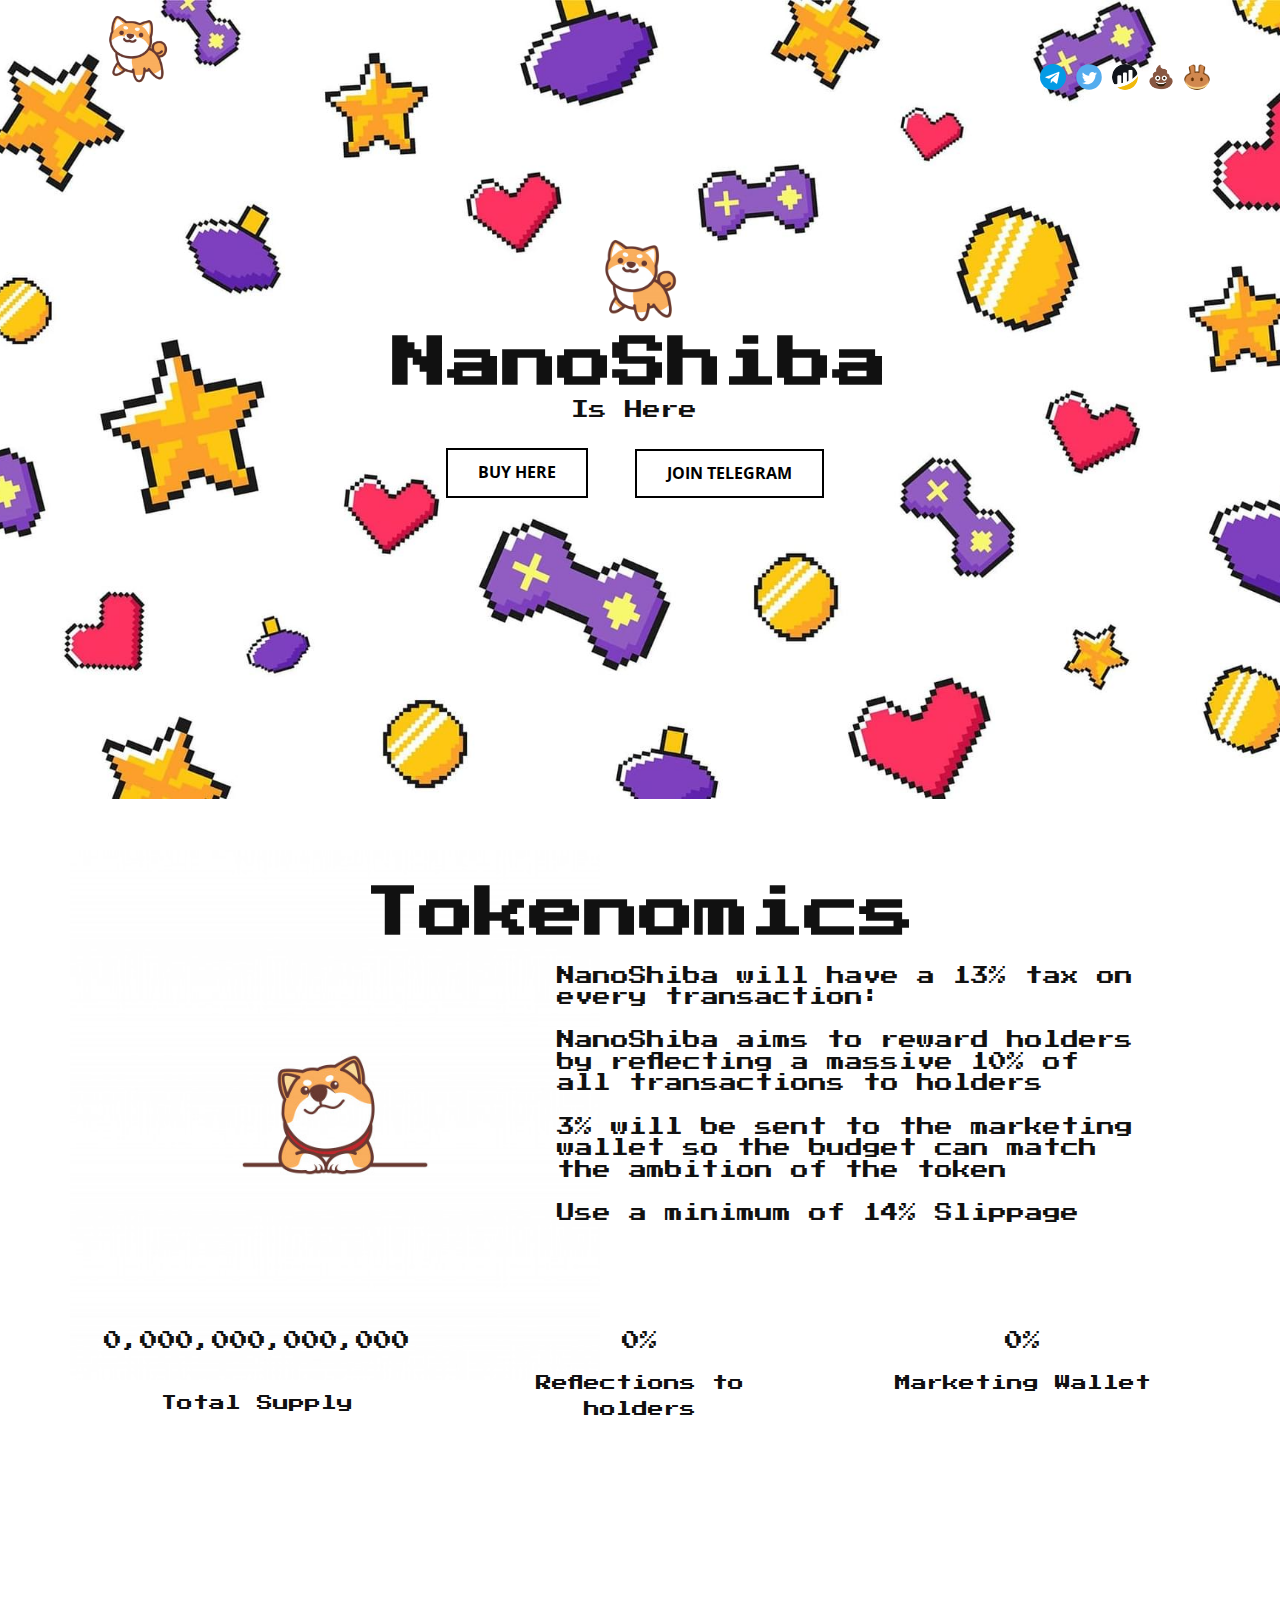
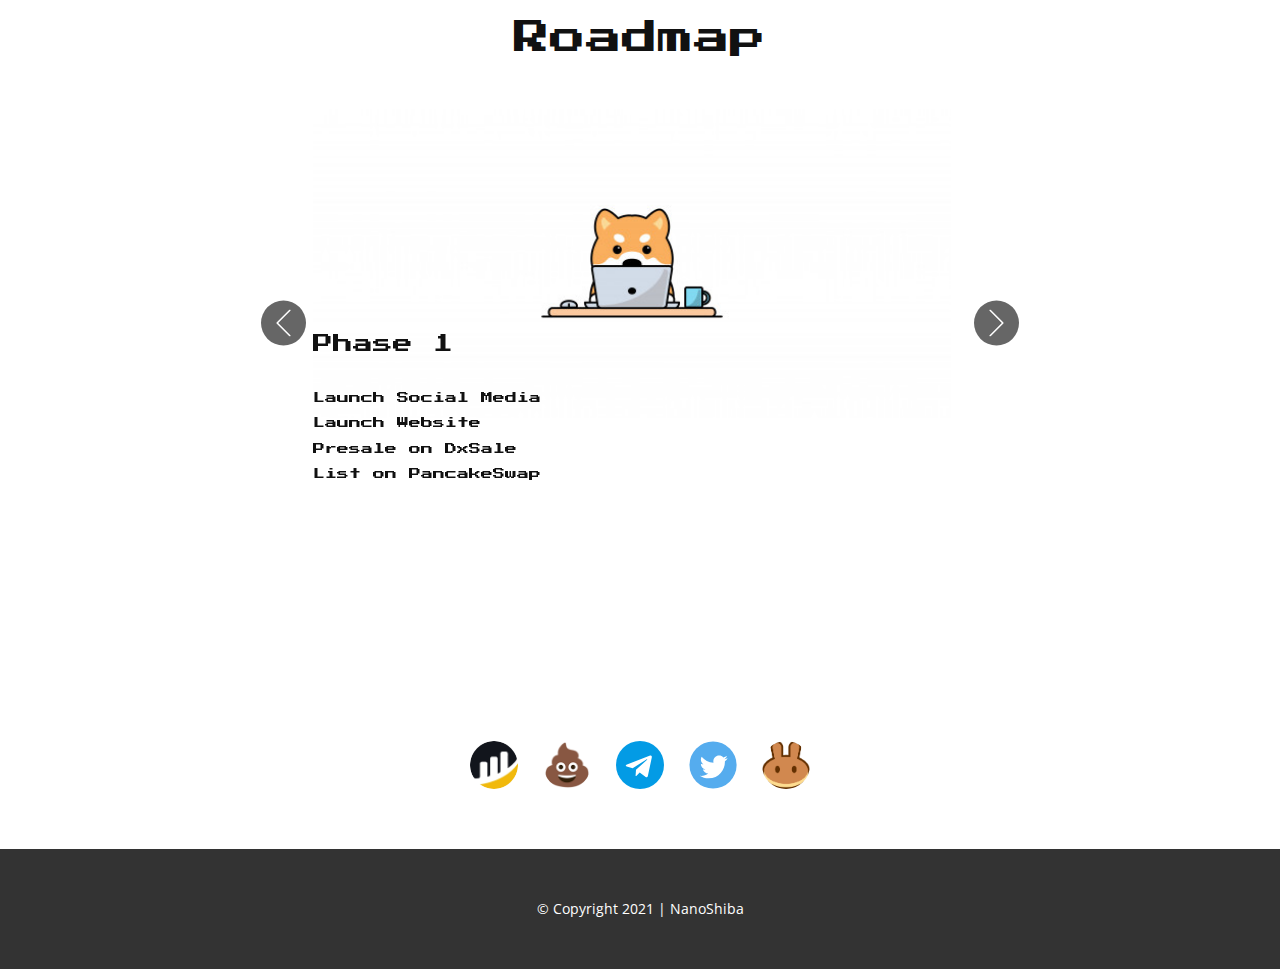
<file: index.html>
<!DOCTYPE html>
<html style="font-size: 16px;">
  <head>
    <meta name="viewport" content="width=device-width, initial-scale=1.0">
    <meta charset="utf-8">
    <meta name="keywords" content="NanoShiba, Tokenomics, 1,000,000,000,000, 10%, 3%, Roadmap">
    <meta name="description" content="">
    <meta name="page_type" content="np-template-header-footer-from-plugin">
    <title>Home</title>
    <link rel="stylesheet" href="nicepage.css" media="screen">
<link rel="stylesheet" href="Home.css" media="screen">
    <script class="u-script" type="text/javascript" src="jquery.js" defer=""></script>
    <script class="u-script" type="text/javascript" src="nicepage.js" defer=""></script>
    <meta name="generator" content="Nicepage 3.18.2, nicepage.com">
    <link id="u-theme-google-font" rel="stylesheet" href="https://fonts.googleapis.com/css?family=Roboto:100,100i,300,300i,400,400i,500,500i,700,700i,900,900i|Open+Sans:300,300i,400,400i,600,600i,700,700i,800,800i">
    <link id="u-page-google-font" rel="stylesheet" href="https://fonts.googleapis.com/css?family=Press+Start+2P:400">
    
    
    
    
    
    <script type="application/ld+json">{
		"@context": "http://schema.org",
		"@type": "Organization",
		"name": "",
		"logo": "images/cute-shiba-inu-dog-cartoon-icon_42750-631_adobespark.png",
		"sameAs": [
				"https://t.me/NanoShibaBsc"
		]
}</script>
    <meta name="theme-color" content="#478ac9">
    <meta property="og:title" content="Home">
    <meta property="og:type" content="website">
  </head>
  <body data-home-page="Home.html" data-home-page-title="Home" class="u-body u-overlap u-overlap-transparent"><header class="u-align-center-sm u-align-center-xs u-clearfix u-header u-sticky u-white u-header" id="sec-6d83"><div class="u-clearfix u-sheet u-sheet-1">
        <a href="https://nicepage.com" class="u-image u-logo u-image-1" data-image-width="626" data-image-height="626">
          <img src="images/cute-shiba-inu-dog-cartoon-icon_42750-631_adobespark.png" class="u-logo-image u-logo-image-1" data-image-width="194.386">
        </a>
        <div class="u-social-icons u-spacing-10 u-social-icons-1">
          <a class="u-social-url" title="Telegram" target="_blank" href="https://t.me/NanoShibaBsc"><span class="u-icon u-icon-circle u-social- u-social-icon u-icon-1"><svg class="u-svg-link" preserveAspectRatio="xMidYMin slice" viewBox="0 0 24 24" style=""><use xmlns:xlink="http://www.w3.org/1999/xlink" xlink:href="#svg-24ac"></use></svg><svg class="u-svg-content" viewBox="0 0 24 24" id="svg-24ac"><circle cx="12" cy="12" fill="currentColor" r="12"></circle><path d="m5.491 11.74 11.57-4.461c.537-.194 1.006.131.832.943l.001-.001-1.97 9.281c-.146.658-.537.818-1.084.508l-3-2.211-1.447 1.394c-.16.16-.295.295-.605.295l.213-3.053 5.56-5.023c.242-.213-.054-.333-.373-.121l-6.871 4.326-2.962-.924c-.643-.204-.657-.643.136-.953z" fill="#fff"></path></svg></span>
          </a>
          <a class="u-social-url" target="_blank" title="Twitter" href="https://twitter.com/NanoShiba2"><span class="u-icon u-icon-circle u-social-icon u-social-twitter u-icon-2"><svg class="u-svg-link" preserveAspectRatio="xMidYMin slice" viewBox="0 0 112 112" style=""><use xmlns:xlink="http://www.w3.org/1999/xlink" xlink:href="#svg-e5af"></use></svg><svg class="u-svg-content" viewBox="0 0 112 112" x="0" y="0" id="svg-e5af"><circle fill="currentColor" class="st0" cx="56.1" cy="56.1" r="55"></circle><path fill="#FFFFFF" d="M83.8,47.3c0,0.6,0,1.2,0,1.7c0,17.7-13.5,38.2-38.2,38.2C38,87.2,31,85,25,81.2c1,0.1,2.1,0.2,3.2,0.2
            c6.3,0,12.1-2.1,16.7-5.7c-5.9-0.1-10.8-4-12.5-9.3c0.8,0.2,1.7,0.2,2.5,0.2c1.2,0,2.4-0.2,3.5-0.5c-6.1-1.2-10.8-6.7-10.8-13.1
            c0-0.1,0-0.1,0-0.2c1.8,1,3.9,1.6,6.1,1.7c-3.6-2.4-6-6.5-6-11.2c0-2.5,0.7-4.8,1.8-6.7c6.6,8.1,16.5,13.5,27.6,14
            c-0.2-1-0.3-2-0.3-3.1c0-7.4,6-13.4,13.4-13.4c3.9,0,7.3,1.6,9.8,4.2c3.1-0.6,5.9-1.7,8.5-3.3c-1,3.1-3.1,5.8-5.9,7.4
            c2.7-0.3,5.3-1,7.7-2.1C88.7,43,86.4,45.4,83.8,47.3z"></path></svg></span>
          </a>
          <a class="u-social-url" target="_blank" title="Custom" href="https://bscscan.com/token/0xa7A78A5539AB31D8e265223b34B22b2c9941019a"><span class="u-file-icon u-icon u-icon-circle u-social-custom u-social-icon u-icon-3"><img src="images/9eRdlbGE_400x400.jpg" alt=""></span>
          </a>
          <a class="u-social-url" target="_blank" title="Custom" href="https://poocoin.app/tokens/0xa7a78a5539ab31d8e265223b34b22b2c9941019a"><span class="u-file-icon u-icon u-icon-circle u-social-custom u-social-icon u-icon-4"><img src="images/p200.png" alt=""></span>
          </a>
          <a class="u-social-url" target="_blank" title="Custom" href="https://exchange.pancakeswap.finance/#/swap?inputCurrency=0xa7A78A5539AB31D8e265223b34B22b2c9941019a"><span class="u-file-icon u-icon u-icon-circle u-social-custom u-social-icon u-icon-5"><img src="images/pancakeswap-cake-logo.png" alt=""></span>
          </a>
        </div>
      </div></header>
    <section class="u-align-center u-clearfix u-image u-section-1" id="carousel_8a4b" data-image-width="1920" data-image-height="1080">
      <div class="u-clearfix u-sheet u-valign-middle u-sheet-1">
        <div class="u-align-center u-container-style u-expanded-width-md u-expanded-width-sm u-expanded-width-xs u-group u-shape-rectangle u-group-1">
          <div class="u-container-layout u-container-layout-1">
            <img class="u-image u-image-default u-preserve-proportions u-image-1" src="images/cute-shiba-inu-dog-cartoon-icon_42750-631_adobespark.png" alt="" data-image-width="626" data-image-height="626">
            <h2 class="u-custom-font u-text u-text-default u-text-1">NanoShiba</h2>
            <h6 class="u-custom-font u-text u-text-2">Is Here</h6>
            <a href="https://exchange.pancakeswap.finance/#/swap?inputCurrency=0xa7A78A5539AB31D8e265223b34B22b2c9941019a" class="u-border-2 u-border-black u-btn u-button-style u-hover-black u-none u-text-black u-text-hover-white u-btn-1" target="_blank">Buy Here</a>
            <a href="https://t.me/NanoShibaBsc" class="u-border-2 u-border-black u-btn u-button-style u-hover-black u-none u-text-black u-text-hover-white u-btn-2" target="_blank">Join TeleGram</a>
          </div>
        </div>
      </div>
    </section>
    <section class="u-clearfix u-section-2" id="sec-f561">
      <div class="u-clearfix u-sheet u-sheet-1">
        <img class="u-expanded-width-xs u-image u-image-round u-preserve-proportions u-image-1" src="images/cute-shiba-inu-dog-smiling-wall-cartoon_42750-671.jpg" alt="" data-image-width="626" data-image-height="626">
        <h2 class="u-custom-font u-text u-text-1">Tokenomics</h2>
        <h6 class="u-custom-font u-text u-text-2">NanoShiba will have a 13% tax on every transaction:<br>
          <br>NanoShiba aims to reward holders by reflecting a massive 10% of all transactions to holders<br>
          <br>3% will be sent to the marketing wallet so the budget can match the ambition of the token<br>
          <br>Use a minimum of 14% Slippage
        </h6>
        <div class="u-expanded-width u-list u-list-1">
          <div class="u-repeater u-repeater-1">
            <div class="u-align-center u-container-style u-list-item u-repeater-item">
              <div class="u-container-layout u-similar-container u-container-layout-1">
                <h1 class="u-custom-font u-text u-title u-text-3" data-animation-name="counter" data-animation-event="scroll" data-animation-duration="3000">1,000,000,000,000&nbsp;</h1>
                <p class="u-custom-font u-text u-text-4">Total Supply</p>
              </div>
            </div>
            <div class="u-align-center u-container-style u-list-item u-repeater-item">
              <div class="u-container-layout u-similar-container u-container-layout-2">
                <h1 class="u-custom-font u-text u-title u-text-5" data-animation-name="counter" data-animation-event="scroll" data-animation-duration="3000">10%</h1>
                <p class="u-custom-font u-text u-text-6">Reflections to holders</p>
              </div>
            </div>
            <div class="u-align-center u-container-style u-list-item u-repeater-item">
              <div class="u-container-layout u-similar-container u-container-layout-3">
                <h1 class="u-custom-font u-text u-title u-text-7" data-animation-name="counter" data-animation-event="scroll" data-animation-duration="3000">3%</h1>
                <p class="u-custom-font u-text u-text-8">Marketing Wallet</p>
              </div>
            </div>
          </div>
        </div>
      </div>
    </section>
    <section class="u-align-center u-clearfix u-section-3" id="sec-3767">
      <div class="u-clearfix u-sheet u-sheet-1">
        <h2 class="u-custom-font u-text u-text-1">Roadmap</h2>
        <div id="carousel-bd35" data-interval="5000" data-u-ride="carousel" class="u-carousel u-slider u-slider-1">
          <ol class="u-absolute-hcenter u-carousel-indicators u-hidden u-carousel-indicators-1">
            <li data-u-target="#carousel-bd35" class="u-active u-grey-30" data-u-slide-to="0"></li>
            <li data-u-target="#carousel-bd35" class="u-grey-30" data-u-slide-to="1"></li>
            <li data-u-target="#carousel-bd35" class="u-grey-30" data-u-slide-to="2"></li>
          </ol>
          <div class="u-carousel-inner" role="listbox">
            <div class="u-active u-align-left u-carousel-item u-container-style u-slide">
              <div class="u-container-layout u-container-layout-1">
                <img alt="" class="u-image u-image-default u-image-1" data-image-width="626" data-image-height="626" src="images/cute-shiba-inu-dog-working-laptop_42750-542.jpg">
                <p class="u-custom-font u-text u-text-2">
                  <span style="font-size: 0.75rem;">Launch Social Media<br>Launch Website<br>Presale on DxSale <br>List on PancakeSwap
                  </span>
                </p>
                <h5 class="u-custom-font u-text u-text-3">Phase 1</h5>
              </div>
            </div>
            <div class="u-align-left u-carousel-item u-container-style u-slide">
              <div class="u-container-layout u-container-layout-2">
                <img alt="" class="u-expanded-width u-image u-image-default u-image-2" data-image-width="626" data-image-height="626" src="images/cute-shiba-inu-dog-with-sunglasses-crossing-arms-cartoon_42750-722.jpg">
                <h5 class="u-custom-font u-text u-text-4">Phase 2</h5>
                <p class="u-custom-font u-text u-text-5">Poocoin Ads<br>Social Media Influencers<br>Apply for CoinGecko<br>Apply for Coin Market Cap
                </p>
              </div>
            </div>
            <div class="u-carousel-item u-container-style u-slide">
              <div class="u-container-layout u-container-layout-3">
                <img alt="" class="u-expanded-width u-image u-image-default u-image-3" data-image-width="499" data-image-height="499" src="images/cute-shiba-inu-dog-with-sunglasses-drinking-bubble-tea-cartoon_42750-738-removebg-preview.png">
                <h6 class="u-custom-font u-text u-text-6">Phase 3</h6>
                <p class="u-custom-font u-text u-text-7">Smart Contract Audit<br>Exchange Listings<br>Moon
                </p>
              </div>
            </div>
          </div>
          <a class="u-absolute-vcenter u-carousel-control u-carousel-control-prev u-grey-60 u-icon-circle u-spacing-9 u-carousel-control-1" href="#carousel-bd35" role="button" data-u-slide="prev">
            <span aria-hidden="true">
              <svg viewBox="0 0 477.175 477.175"><path d="M145.188,238.575l215.5-215.5c5.3-5.3,5.3-13.8,0-19.1s-13.8-5.3-19.1,0l-225.1,225.1c-5.3,5.3-5.3,13.8,0,19.1l225.1,225
                    c2.6,2.6,6.1,4,9.5,4s6.9-1.3,9.5-4c5.3-5.3,5.3-13.8,0-19.1L145.188,238.575z"></path></svg>
            </span>
            <span class="sr-only">+Previous</span>
          </a>
          <a class="u-absolute-vcenter u-carousel-control u-carousel-control-next u-grey-60 u-icon-circle u-spacing-9 u-carousel-control-2" href="#carousel-bd35" role="button" data-u-slide="next">
            <span aria-hidden="true">
              <svg viewBox="0 0 477.175 477.175"><path d="M360.731,229.075l-225.1-225.1c-5.3-5.3-13.8-5.3-19.1,0s-5.3,13.8,0,19.1l215.5,215.5l-215.5,215.5
                    c-5.3,5.3-5.3,13.8,0,19.1c2.6,2.6,6.1,4,9.5,4c3.4,0,6.9-1.3,9.5-4l225.1-225.1C365.931,242.875,365.931,234.275,360.731,229.075z"></path></svg>
            </span>
            <span class="sr-only">+Next</span>
          </a>
        </div>
      </div>
    </section>
    <section class="u-align-center u-clearfix u-section-4" id="sec-0ed7">
      <div class="u-clearfix u-sheet u-valign-middle u-sheet-1">
        <div class="u-align-left u-social-icons u-spacing-25 u-social-icons-1">
          <a class="u-social-url" target="_blank" href="https://bscscan.com/token/0xa7A78A5539AB31D8e265223b34B22b2c9941019a"><span class="u-file-icon u-icon u-icon-circle u-social-facebook u-social-icon u-icon-1"><img src="images/9eRdlbGE_400x400.jpg" alt=""></span>
          </a>
          <a class="u-social-url" target="_blank" href="https://poocoin.app/tokens/0xa7a78a5539ab31d8e265223b34b22b2c9941019a"><span class="u-file-icon u-icon u-icon-circle u-social-icon u-social-twitter u-icon-2"><img src="images/p200.png" alt=""></span>
          </a>
          <a class="u-social-url" target="_blank" href="https://t.me/NanoShibaBsc"><span class="u-icon u-icon-circle u-social-icon u-social-instagram u-icon-3"><svg class="u-svg-link" preserveAspectRatio="xMidYMin slice" viewBox="0 0 24 24" style=""><use xmlns:xlink="http://www.w3.org/1999/xlink" xlink:href="#svg-9411"></use></svg><svg class="u-svg-content" viewBox="0 0 24 24" id="svg-9411"><circle cx="12" cy="12" fill="currentColor" r="12"></circle><path d="m5.491 11.74 11.57-4.461c.537-.194 1.006.131.832.943l.001-.001-1.97 9.281c-.146.658-.537.818-1.084.508l-3-2.211-1.447 1.394c-.16.16-.295.295-.605.295l.213-3.053 5.56-5.023c.242-.213-.054-.333-.373-.121l-6.871 4.326-2.962-.924c-.643-.204-.657-.643.136-.953z" fill="#fff"></path></svg>
          
          
        </span>
          </a>
          <a class="u-social-url" target="_blank" title="Twitter" href="https://twitter.com/NanoShiba2"><span class="u-icon u-icon-circle u-social-icon u-social-twitter u-icon-4"><svg class="u-svg-link" preserveAspectRatio="xMidYMin slice" viewBox="0 0 112 112" style=""><use xmlns:xlink="http://www.w3.org/1999/xlink" xlink:href="#svg-48d9"></use></svg><svg class="u-svg-content" viewBox="0 0 112 112" x="0" y="0" id="svg-48d9"><circle fill="currentColor" class="st0" cx="56.1" cy="56.1" r="55"></circle><path fill="#FFFFFF" d="M83.8,47.3c0,0.6,0,1.2,0,1.7c0,17.7-13.5,38.2-38.2,38.2C38,87.2,31,85,25,81.2c1,0.1,2.1,0.2,3.2,0.2
            c6.3,0,12.1-2.1,16.7-5.7c-5.9-0.1-10.8-4-12.5-9.3c0.8,0.2,1.7,0.2,2.5,0.2c1.2,0,2.4-0.2,3.5-0.5c-6.1-1.2-10.8-6.7-10.8-13.1
            c0-0.1,0-0.1,0-0.2c1.8,1,3.9,1.6,6.1,1.7c-3.6-2.4-6-6.5-6-11.2c0-2.5,0.7-4.8,1.8-6.7c6.6,8.1,16.5,13.5,27.6,14
            c-0.2-1-0.3-2-0.3-3.1c0-7.4,6-13.4,13.4-13.4c3.9,0,7.3,1.6,9.8,4.2c3.1-0.6,5.9-1.7,8.5-3.3c-1,3.1-3.1,5.8-5.9,7.4
            c2.7-0.3,5.3-1,7.7-2.1C88.7,43,86.4,45.4,83.8,47.3z"></path></svg></span>
          </a>
          <a class="u-social-url" target="_blank" title="Custom" href="https://exchange.pancakeswap.finance/#/swap?inputCurrency=0xa7A78A5539AB31D8e265223b34B22b2c9941019a"><span class="u-file-icon u-icon u-icon-circle u-social-custom u-social-icon u-icon-5"><img src="images/pancakeswap-cake-logo.png" alt=""></span>
          </a>
        </div>
      </div>
    </section>
    
    
    <footer class="u-align-center u-clearfix u-footer u-grey-80 u-footer" id="sec-d701"><div class="u-clearfix u-sheet u-sheet-1">
        <p class="u-small-text u-text u-text-variant u-text-1">© Copyright 2021 | NanoShiba</p>
      </div></footer>
    </section>
  </body>
</html>
</file>
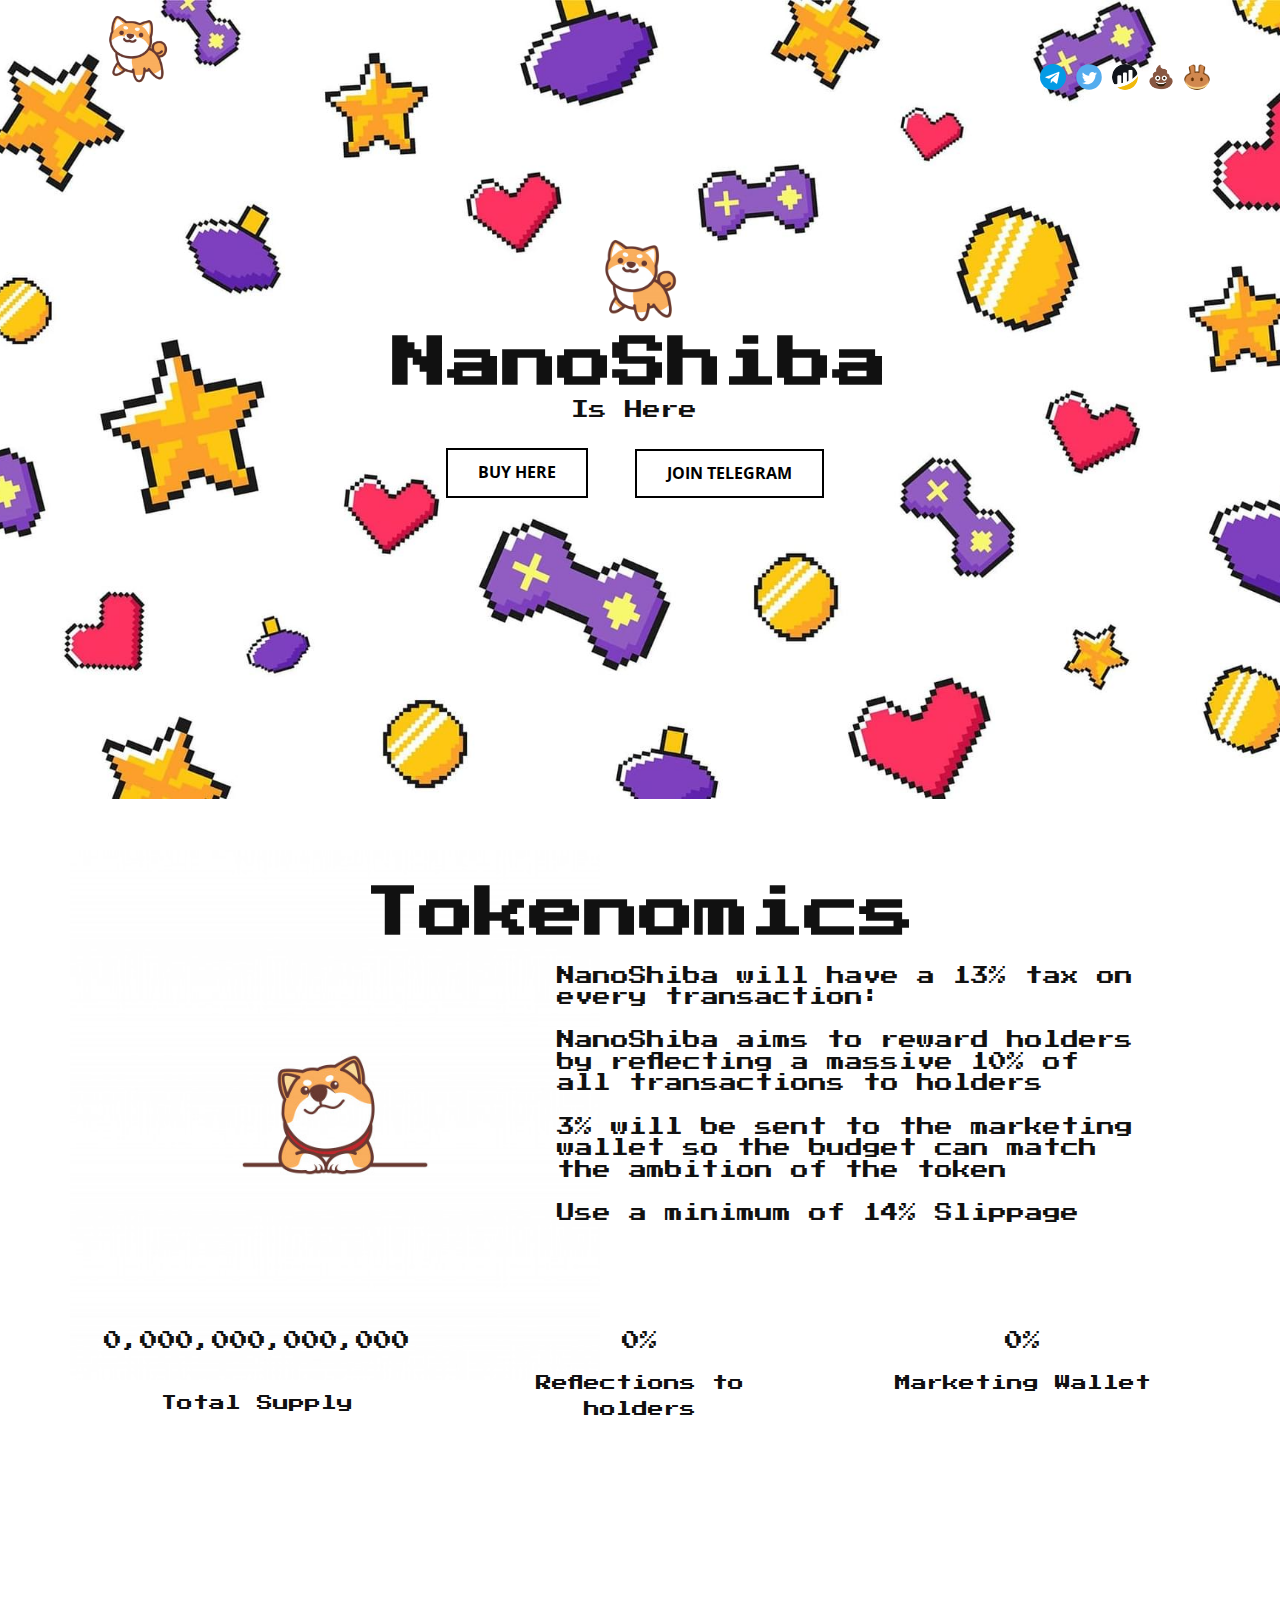
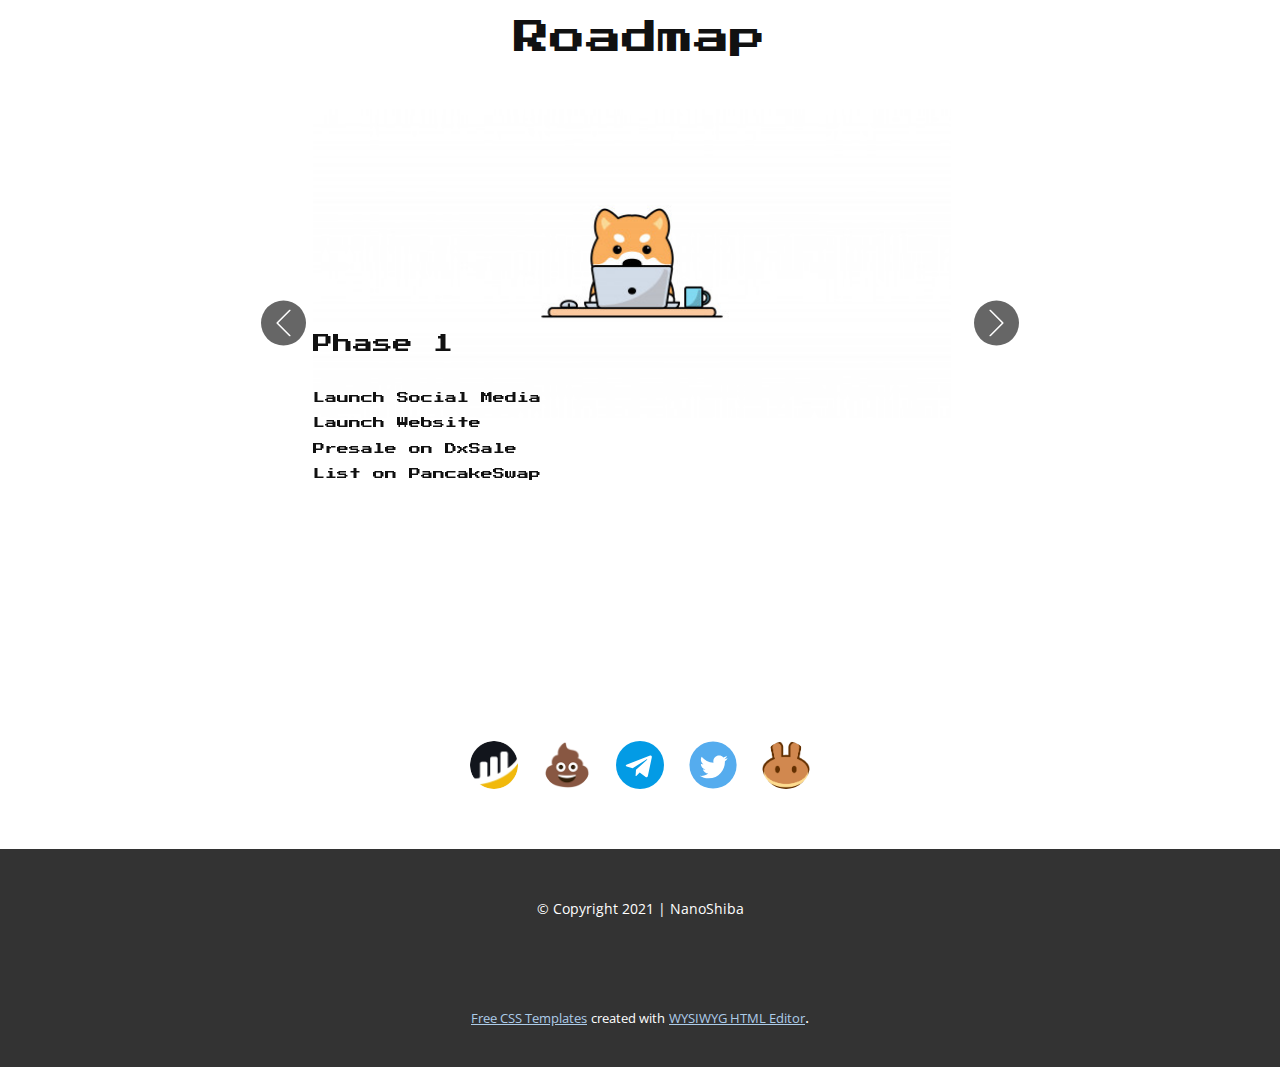
<file: Home.html>
<!DOCTYPE html>
<html style="font-size: 16px;">
  <head>
    <meta name="viewport" content="width=device-width, initial-scale=1.0">
    <meta charset="utf-8">
    <meta name="keywords" content="NanoShiba, Tokenomics, 1,000,000,000,000, 10%, 3%, Roadmap">
    <meta name="description" content="">
    <meta name="page_type" content="np-template-header-footer-from-plugin">
    <title>Home</title>
    <link rel="stylesheet" href="nicepage.css" media="screen">
<link rel="stylesheet" href="Home.css" media="screen">
    <script class="u-script" type="text/javascript" src="jquery.js" defer=""></script>
    <script class="u-script" type="text/javascript" src="nicepage.js" defer=""></script>
    <meta name="generator" content="Nicepage 3.18.2, nicepage.com">
    <link id="u-theme-google-font" rel="stylesheet" href="https://fonts.googleapis.com/css?family=Roboto:100,100i,300,300i,400,400i,500,500i,700,700i,900,900i|Open+Sans:300,300i,400,400i,600,600i,700,700i,800,800i">
    <link id="u-page-google-font" rel="stylesheet" href="https://fonts.googleapis.com/css?family=Press+Start+2P:400">
    
    
    
    
    
    <script type="application/ld+json">{
		"@context": "http://schema.org",
		"@type": "Organization",
		"name": "",
		"logo": "images/cute-shiba-inu-dog-cartoon-icon_42750-631_adobespark.png",
		"sameAs": [
				"https://t.me/NanoShibaBsc"
		]
}</script>
    <meta name="theme-color" content="#478ac9">
    <meta property="og:title" content="Home">
    <meta property="og:type" content="website">
  </head>
  <body class="u-body u-overlap u-overlap-transparent"><header class="u-align-center-sm u-align-center-xs u-clearfix u-header u-sticky u-white u-header" id="sec-6d83"><div class="u-clearfix u-sheet u-sheet-1">
        <a href="https://nicepage.com" class="u-image u-logo u-image-1" data-image-width="626" data-image-height="626">
          <img src="images/cute-shiba-inu-dog-cartoon-icon_42750-631_adobespark.png" class="u-logo-image u-logo-image-1" data-image-width="194.386">
        </a>
        <div class="u-social-icons u-spacing-10 u-social-icons-1">
          <a class="u-social-url" title="Telegram" target="_blank" href="https://t.me/NanoShibaBsc"><span class="u-icon u-icon-circle u-social- u-social-icon u-icon-1"><svg class="u-svg-link" preserveAspectRatio="xMidYMin slice" viewBox="0 0 24 24" style=""><use xmlns:xlink="http://www.w3.org/1999/xlink" xlink:href="#svg-24ac"></use></svg><svg class="u-svg-content" viewBox="0 0 24 24" id="svg-24ac"><circle cx="12" cy="12" fill="currentColor" r="12"></circle><path d="m5.491 11.74 11.57-4.461c.537-.194 1.006.131.832.943l.001-.001-1.97 9.281c-.146.658-.537.818-1.084.508l-3-2.211-1.447 1.394c-.16.16-.295.295-.605.295l.213-3.053 5.56-5.023c.242-.213-.054-.333-.373-.121l-6.871 4.326-2.962-.924c-.643-.204-.657-.643.136-.953z" fill="#fff"></path></svg></span>
          </a>
          <a class="u-social-url" target="_blank" title="Twitter" href=""><span class="u-icon u-icon-circle u-social-icon u-social-twitter u-icon-2"><svg class="u-svg-link" preserveAspectRatio="xMidYMin slice" viewBox="0 0 112 112" style=""><use xmlns:xlink="http://www.w3.org/1999/xlink" xlink:href="#svg-e5af"></use></svg><svg class="u-svg-content" viewBox="0 0 112 112" x="0" y="0" id="svg-e5af"><circle fill="currentColor" class="st0" cx="56.1" cy="56.1" r="55"></circle><path fill="#FFFFFF" d="M83.8,47.3c0,0.6,0,1.2,0,1.7c0,17.7-13.5,38.2-38.2,38.2C38,87.2,31,85,25,81.2c1,0.1,2.1,0.2,3.2,0.2
            c6.3,0,12.1-2.1,16.7-5.7c-5.9-0.1-10.8-4-12.5-9.3c0.8,0.2,1.7,0.2,2.5,0.2c1.2,0,2.4-0.2,3.5-0.5c-6.1-1.2-10.8-6.7-10.8-13.1
            c0-0.1,0-0.1,0-0.2c1.8,1,3.9,1.6,6.1,1.7c-3.6-2.4-6-6.5-6-11.2c0-2.5,0.7-4.8,1.8-6.7c6.6,8.1,16.5,13.5,27.6,14
            c-0.2-1-0.3-2-0.3-3.1c0-7.4,6-13.4,13.4-13.4c3.9,0,7.3,1.6,9.8,4.2c3.1-0.6,5.9-1.7,8.5-3.3c-1,3.1-3.1,5.8-5.9,7.4
            c2.7-0.3,5.3-1,7.7-2.1C88.7,43,86.4,45.4,83.8,47.3z"></path></svg></span>
          </a>
          <a class="u-social-url" target="_blank" title="Custom" href=""><span class="u-file-icon u-icon u-icon-circle u-social-custom u-social-icon u-icon-3"><img src="images/9eRdlbGE_400x400.jpg" alt=""></span>
          </a>
          <a class="u-social-url" target="_blank" title="Custom" href=""><span class="u-file-icon u-icon u-icon-circle u-social-custom u-social-icon u-icon-4"><img src="images/p200.png" alt=""></span>
          </a>
          <a class="u-social-url" target="_blank" title="Custom" href=""><span class="u-file-icon u-icon u-icon-circle u-social-custom u-social-icon u-icon-5"><img src="images/pancakeswap-cake-logo.png" alt=""></span>
          </a>
        </div>
      </div></header>
    <section class="u-align-center u-clearfix u-image u-section-1" id="carousel_8a4b" data-image-width="1920" data-image-height="1080">
      <div class="u-clearfix u-sheet u-valign-middle u-sheet-1">
        <div class="u-align-center u-container-style u-expanded-width-md u-expanded-width-sm u-expanded-width-xs u-group u-shape-rectangle u-group-1">
          <div class="u-container-layout u-container-layout-1">
            <img class="u-image u-image-default u-preserve-proportions u-image-1" src="images/cute-shiba-inu-dog-cartoon-icon_42750-631_adobespark.png" alt="" data-image-width="626" data-image-height="626">
            <h2 class="u-custom-font u-text u-text-default u-text-1">NanoShiba</h2>
            <h6 class="u-custom-font u-text u-text-2">Is Here</h6>
            <a href="https://nicepage.com/k/membership-website-templates" class="u-border-2 u-border-black u-btn u-button-style u-hover-black u-none u-text-black u-text-hover-white u-btn-1" target="_blank">Buy Here</a>
            <a href="https://t.me/NanoShibaBsc" class="u-border-2 u-border-black u-btn u-button-style u-hover-black u-none u-text-black u-text-hover-white u-btn-2" target="_blank">Join TeleGram</a>
          </div>
        </div>
      </div>
    </section>
    <section class="u-clearfix u-section-2" id="sec-f561">
      <div class="u-clearfix u-sheet u-sheet-1">
        <img class="u-expanded-width-xs u-image u-image-round u-preserve-proportions u-image-1" src="images/cute-shiba-inu-dog-smiling-wall-cartoon_42750-671.jpg" alt="" data-image-width="626" data-image-height="626">
        <h2 class="u-custom-font u-text u-text-1">Tokenomics</h2>
        <h6 class="u-custom-font u-text u-text-2">NanoShiba will have a 13% tax on every transaction:<br>
          <br>NanoShiba aims to reward holders by reflecting a massive 10% of all transactions to holders<br>
          <br>3% will be sent to the marketing wallet so the budget can match the ambition of the token<br>
          <br>Use a minimum of 14% Slippage
        </h6>
        <div class="u-expanded-width u-list u-list-1">
          <div class="u-repeater u-repeater-1">
            <div class="u-align-center u-container-style u-list-item u-repeater-item">
              <div class="u-container-layout u-similar-container u-container-layout-1">
                <h1 class="u-custom-font u-text u-title u-text-3" data-animation-name="counter" data-animation-event="scroll" data-animation-duration="3000">1,000,000,000,000&nbsp;</h1>
                <p class="u-custom-font u-text u-text-4">Total Supply</p>
              </div>
            </div>
            <div class="u-align-center u-container-style u-list-item u-repeater-item">
              <div class="u-container-layout u-similar-container u-container-layout-2">
                <h1 class="u-custom-font u-text u-title u-text-5" data-animation-name="counter" data-animation-event="scroll" data-animation-duration="3000">10%</h1>
                <p class="u-custom-font u-text u-text-6">Reflections to holders</p>
              </div>
            </div>
            <div class="u-align-center u-container-style u-list-item u-repeater-item">
              <div class="u-container-layout u-similar-container u-container-layout-3">
                <h1 class="u-custom-font u-text u-title u-text-7" data-animation-name="counter" data-animation-event="scroll" data-animation-duration="3000">3%</h1>
                <p class="u-custom-font u-text u-text-8">Marketing Wallet</p>
              </div>
            </div>
          </div>
        </div>
      </div>
    </section>
    <section class="u-align-center u-clearfix u-section-3" id="sec-3767">
      <div class="u-clearfix u-sheet u-sheet-1">
        <h2 class="u-custom-font u-text u-text-1">Roadmap</h2>
        <div id="carousel-bd35" data-interval="5000" data-u-ride="carousel" class="u-carousel u-slider u-slider-1">
          <ol class="u-absolute-hcenter u-carousel-indicators u-hidden u-carousel-indicators-1">
            <li data-u-target="#carousel-bd35" class="u-active u-grey-30" data-u-slide-to="0"></li>
            <li data-u-target="#carousel-bd35" class="u-grey-30" data-u-slide-to="1"></li>
            <li data-u-target="#carousel-bd35" class="u-grey-30" data-u-slide-to="2"></li>
          </ol>
          <div class="u-carousel-inner" role="listbox">
            <div class="u-active u-align-left u-carousel-item u-container-style u-slide">
              <div class="u-container-layout u-container-layout-1">
                <img alt="" class="u-image u-image-default u-image-1" data-image-width="626" data-image-height="626" src="images/cute-shiba-inu-dog-working-laptop_42750-542.jpg">
                <p class="u-custom-font u-text u-text-2">
                  <span style="font-size: 0.75rem;">Launch Social Media<br>Launch Website<br>Presale on DxSale <br>List on PancakeSwap
                  </span>
                </p>
                <h5 class="u-custom-font u-text u-text-3">Phase 1</h5>
              </div>
            </div>
            <div class="u-align-left u-carousel-item u-container-style u-slide">
              <div class="u-container-layout u-container-layout-2">
                <img alt="" class="u-expanded-width u-image u-image-default u-image-2" data-image-width="626" data-image-height="626" src="images/cute-shiba-inu-dog-with-sunglasses-crossing-arms-cartoon_42750-722.jpg">
                <h5 class="u-custom-font u-text u-text-4">Phase 2</h5>
                <p class="u-custom-font u-text u-text-5">Poocoin Ads<br>Social Media Influencers<br>Apply for CoinGecko<br>Apply for Coin Market Cap
                </p>
              </div>
            </div>
            <div class="u-carousel-item u-container-style u-slide">
              <div class="u-container-layout u-container-layout-3">
                <img alt="" class="u-expanded-width u-image u-image-default u-image-3" data-image-width="499" data-image-height="499" src="images/cute-shiba-inu-dog-with-sunglasses-drinking-bubble-tea-cartoon_42750-738-removebg-preview.png">
                <h6 class="u-custom-font u-text u-text-6">Phase 3</h6>
                <p class="u-custom-font u-text u-text-7">Smart Contract Audit<br>Exchange Listings<br>Moon
                </p>
              </div>
            </div>
          </div>
          <a class="u-absolute-vcenter u-carousel-control u-carousel-control-prev u-grey-60 u-icon-circle u-spacing-9 u-carousel-control-1" href="#carousel-bd35" role="button" data-u-slide="prev">
            <span aria-hidden="true">
              <svg viewBox="0 0 477.175 477.175"><path d="M145.188,238.575l215.5-215.5c5.3-5.3,5.3-13.8,0-19.1s-13.8-5.3-19.1,0l-225.1,225.1c-5.3,5.3-5.3,13.8,0,19.1l225.1,225
                    c2.6,2.6,6.1,4,9.5,4s6.9-1.3,9.5-4c5.3-5.3,5.3-13.8,0-19.1L145.188,238.575z"></path></svg>
            </span>
            <span class="sr-only">+Previous</span>
          </a>
          <a class="u-absolute-vcenter u-carousel-control u-carousel-control-next u-grey-60 u-icon-circle u-spacing-9 u-carousel-control-2" href="#carousel-bd35" role="button" data-u-slide="next">
            <span aria-hidden="true">
              <svg viewBox="0 0 477.175 477.175"><path d="M360.731,229.075l-225.1-225.1c-5.3-5.3-13.8-5.3-19.1,0s-5.3,13.8,0,19.1l215.5,215.5l-215.5,215.5
                    c-5.3,5.3-5.3,13.8,0,19.1c2.6,2.6,6.1,4,9.5,4c3.4,0,6.9-1.3,9.5-4l225.1-225.1C365.931,242.875,365.931,234.275,360.731,229.075z"></path></svg>
            </span>
            <span class="sr-only">+Next</span>
          </a>
        </div>
      </div>
    </section>
    <section class="u-align-center u-clearfix u-section-4" id="sec-0ed7">
      <div class="u-clearfix u-sheet u-valign-middle u-sheet-1">
        <div class="u-align-left u-social-icons u-spacing-25 u-social-icons-1">
          <a class="u-social-url" target="_blank" href=""><span class="u-file-icon u-icon u-icon-circle u-social-facebook u-social-icon u-icon-1"><img src="images/9eRdlbGE_400x400.jpg" alt=""></span>
          </a>
          <a class="u-social-url" target="_blank" href=""><span class="u-file-icon u-icon u-icon-circle u-social-icon u-social-twitter u-icon-2"><img src="images/p200.png" alt=""></span>
          </a>
          <a class="u-social-url" target="_blank" href=""><span class="u-icon u-icon-circle u-social-icon u-social-instagram u-icon-3"><svg class="u-svg-link" preserveAspectRatio="xMidYMin slice" viewBox="0 0 24 24" style=""><use xmlns:xlink="http://www.w3.org/1999/xlink" xlink:href="#svg-9411"></use></svg><svg class="u-svg-content" viewBox="0 0 24 24" id="svg-9411"><circle cx="12" cy="12" fill="currentColor" r="12"></circle><path d="m5.491 11.74 11.57-4.461c.537-.194 1.006.131.832.943l.001-.001-1.97 9.281c-.146.658-.537.818-1.084.508l-3-2.211-1.447 1.394c-.16.16-.295.295-.605.295l.213-3.053 5.56-5.023c.242-.213-.054-.333-.373-.121l-6.871 4.326-2.962-.924c-.643-.204-.657-.643.136-.953z" fill="#fff"></path></svg>
          
          
        </span>
          </a>
          <a class="u-social-url" target="_blank" title="Twitter" href=""><span class="u-icon u-icon-circle u-social-icon u-social-twitter u-icon-4"><svg class="u-svg-link" preserveAspectRatio="xMidYMin slice" viewBox="0 0 112 112" style=""><use xmlns:xlink="http://www.w3.org/1999/xlink" xlink:href="#svg-48d9"></use></svg><svg class="u-svg-content" viewBox="0 0 112 112" x="0" y="0" id="svg-48d9"><circle fill="currentColor" class="st0" cx="56.1" cy="56.1" r="55"></circle><path fill="#FFFFFF" d="M83.8,47.3c0,0.6,0,1.2,0,1.7c0,17.7-13.5,38.2-38.2,38.2C38,87.2,31,85,25,81.2c1,0.1,2.1,0.2,3.2,0.2
            c6.3,0,12.1-2.1,16.7-5.7c-5.9-0.1-10.8-4-12.5-9.3c0.8,0.2,1.7,0.2,2.5,0.2c1.2,0,2.4-0.2,3.5-0.5c-6.1-1.2-10.8-6.7-10.8-13.1
            c0-0.1,0-0.1,0-0.2c1.8,1,3.9,1.6,6.1,1.7c-3.6-2.4-6-6.5-6-11.2c0-2.5,0.7-4.8,1.8-6.7c6.6,8.1,16.5,13.5,27.6,14
            c-0.2-1-0.3-2-0.3-3.1c0-7.4,6-13.4,13.4-13.4c3.9,0,7.3,1.6,9.8,4.2c3.1-0.6,5.9-1.7,8.5-3.3c-1,3.1-3.1,5.8-5.9,7.4
            c2.7-0.3,5.3-1,7.7-2.1C88.7,43,86.4,45.4,83.8,47.3z"></path></svg></span>
          </a>
          <a class="u-social-url" target="_blank" title="Custom" href=""><span class="u-file-icon u-icon u-icon-circle u-social-custom u-social-icon u-icon-5"><img src="images/pancakeswap-cake-logo.png" alt=""></span>
          </a>
        </div>
      </div>
    </section>
    
    
    <footer class="u-align-center u-clearfix u-footer u-grey-80 u-footer" id="sec-d701"><div class="u-clearfix u-sheet u-sheet-1">
        <p class="u-small-text u-text u-text-variant u-text-1">© Copyright 2021 | NanoShiba</p>
      </div></footer>
    <section class="u-backlink u-clearfix u-grey-80">
      <a class="u-link" href="https://nicepage.com/css-templates" target="_blank">
        <span>Free CSS Templates</span>
      </a>
      <p class="u-text">
        <span>created with</span>
      </p>
      <a class="u-link" href="https://nicepage.com/wysiwyg-html-editor" target="_blank">
        <span>WYSIWYG HTML Editor</span>
      </a>. 
    </section>
  </body>
</html>
</file>
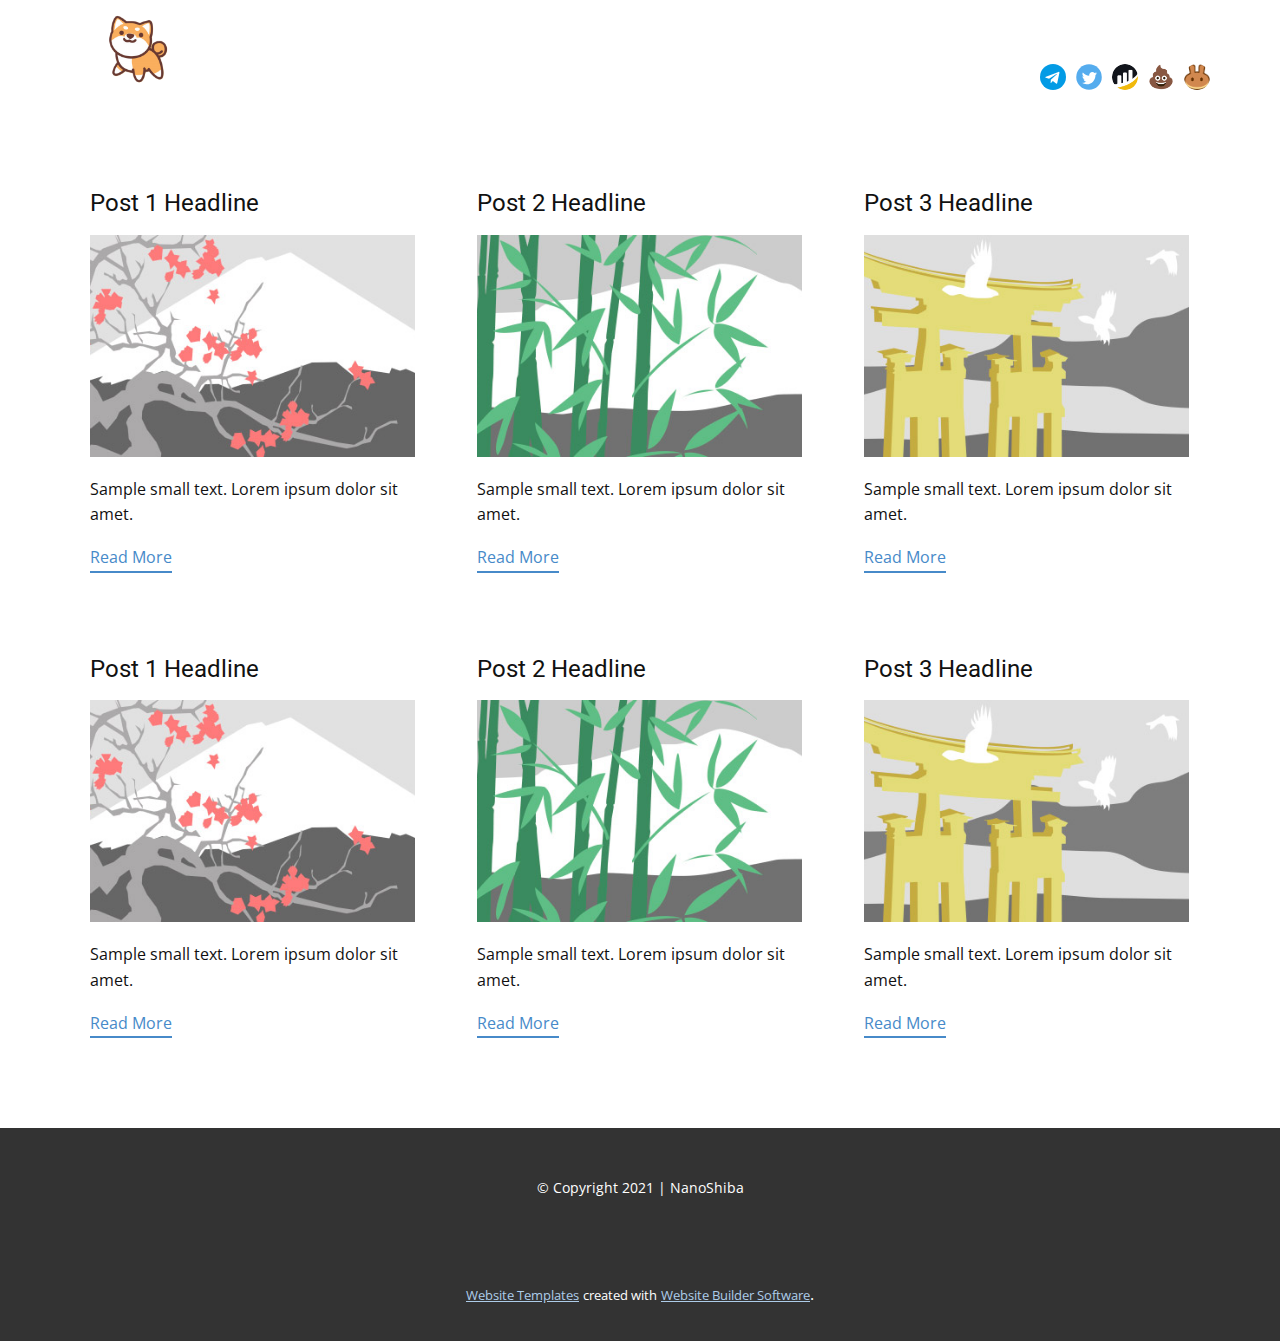
<file: blog/blog.html>
<html style="font-size: 16px;"><head>
    <meta name="viewport" content="width=device-width, initial-scale=1.0">
    <meta charset="utf-8">
    <meta name="keywords" content="">
    <meta name="description" content="">
    <meta name="page_type" content="np-template-header-footer-from-plugin">
    <title>Blog Template</title>
    <link rel="stylesheet" href="../nicepage.css" media="screen">
<link rel="stylesheet" href="../Blog-Template.css" media="screen">
    <script class="u-script" type="text/javascript" src="../jquery.js" defer=""></script>
    <script class="u-script" type="text/javascript" src="../nicepage.js" defer=""></script>
    <meta name="generator" content="Nicepage 3.18.2, nicepage.com">
    <link id="u-theme-google-font" rel="stylesheet" href="https://fonts.googleapis.com/css?family=Roboto:100,100i,300,300i,400,400i,500,500i,700,700i,900,900i|Open+Sans:300,300i,400,400i,600,600i,700,700i,800,800i">
    
    
    <script type="application/ld+json">{
		"@context": "http://schema.org",
		"@type": "Organization",
		"name": "",
		"logo": "images/cute-shiba-inu-dog-cartoon-icon_42750-631_adobespark.png",
		"sameAs": [
				"https://t.me/NanoShibaBsc"
		]
}</script>
    <meta name="theme-color" content="#478ac9">
    <meta property="og:title" content="Blog Template">
    <meta property="og:type" content="website">
  </head>
  <body class="u-body"><header class="u-align-center-sm u-align-center-xs u-clearfix u-header u-sticky u-white u-header" id="sec-6d83"><div class="u-clearfix u-sheet u-sheet-1">
        <a href="https://nicepage.com" class="u-image u-logo u-image-1" data-image-width="626" data-image-height="626">
          <img src="../images/cute-shiba-inu-dog-cartoon-icon_42750-631_adobespark.png" class="u-logo-image u-logo-image-1" data-image-width="194.386">
        </a>
        <div class="u-social-icons u-spacing-10 u-social-icons-1">
          <a class="u-social-url" title="Telegram" target="_blank" href="https://t.me/NanoShibaBsc"><span class="u-icon u-icon-circle u-social- u-social-icon u-icon-1"><svg class="u-svg-link" preserveAspectRatio="xMidYMin slice" viewBox="0 0 24 24" style=""><use xmlns:xlink="http://www.w3.org/1999/xlink" xlink:href="#svg-24ac"></use></svg><svg class="u-svg-content" viewBox="0 0 24 24" id="svg-24ac"><circle cx="12" cy="12" fill="currentColor" r="12"></circle><path d="m5.491 11.74 11.57-4.461c.537-.194 1.006.131.832.943l.001-.001-1.97 9.281c-.146.658-.537.818-1.084.508l-3-2.211-1.447 1.394c-.16.16-.295.295-.605.295l.213-3.053 5.56-5.023c.242-.213-.054-.333-.373-.121l-6.871 4.326-2.962-.924c-.643-.204-.657-.643.136-.953z" fill="#fff"></path></svg></span>
          </a>
          <a class="u-social-url" target="_blank" title="Twitter" href=""><span class="u-icon u-icon-circle u-social-icon u-social-twitter u-icon-2"><svg class="u-svg-link" preserveAspectRatio="xMidYMin slice" viewBox="0 0 112 112" style=""><use xmlns:xlink="http://www.w3.org/1999/xlink" xlink:href="#svg-e5af"></use></svg><svg class="u-svg-content" viewBox="0 0 112 112" x="0" y="0" id="svg-e5af"><circle fill="currentColor" class="st0" cx="56.1" cy="56.1" r="55"></circle><path fill="#FFFFFF" d="M83.8,47.3c0,0.6,0,1.2,0,1.7c0,17.7-13.5,38.2-38.2,38.2C38,87.2,31,85,25,81.2c1,0.1,2.1,0.2,3.2,0.2
            c6.3,0,12.1-2.1,16.7-5.7c-5.9-0.1-10.8-4-12.5-9.3c0.8,0.2,1.7,0.2,2.5,0.2c1.2,0,2.4-0.2,3.5-0.5c-6.1-1.2-10.8-6.7-10.8-13.1
            c0-0.1,0-0.1,0-0.2c1.8,1,3.9,1.6,6.1,1.7c-3.6-2.4-6-6.5-6-11.2c0-2.5,0.7-4.8,1.8-6.7c6.6,8.1,16.5,13.5,27.6,14
            c-0.2-1-0.3-2-0.3-3.1c0-7.4,6-13.4,13.4-13.4c3.9,0,7.3,1.6,9.8,4.2c3.1-0.6,5.9-1.7,8.5-3.3c-1,3.1-3.1,5.8-5.9,7.4
            c2.7-0.3,5.3-1,7.7-2.1C88.7,43,86.4,45.4,83.8,47.3z"></path></svg></span>
          </a>
          <a class="u-social-url" target="_blank" title="Custom" href=""><span class="u-file-icon u-icon u-icon-circle u-social-custom u-social-icon u-icon-3"><img src="../images/9eRdlbGE_400x400.jpg" alt=""></span>
          </a>
          <a class="u-social-url" target="_blank" title="Custom" href=""><span class="u-file-icon u-icon u-icon-circle u-social-custom u-social-icon u-icon-4"><img src="../images/p200.png" alt=""></span>
          </a>
          <a class="u-social-url" target="_blank" title="Custom" href=""><span class="u-file-icon u-icon u-icon-circle u-social-custom u-social-icon u-icon-5"><img src="../images/pancakeswap-cake-logo.png" alt=""></span>
          </a>
        </div>
      </div></header>
    <section class="u-clearfix u-section-1" id="sec-63a9">
      <div class="u-clearfix u-sheet u-valign-middle u-sheet-1"><!--blog--><!--blog_options_json--><!--{"type":"Recent","source":"","tags":"","count":""}--><!--/blog_options_json-->
        <div class="u-blog u-expanded-width u-repeater u-repeater-1"><!--blog_post-->
          <div class="u-blog-post u-container-style u-repeater-item u-white u-repeater-item-1">
            <div class="u-container-layout u-similar-container u-valign-top u-container-layout-1"><!--blog_post_header-->
              <h4 class="u-blog-control u-text u-text-1">
                <a class="u-post-header-link" href="../blog/post.html"><!--blog_post_header_content-->Post 1 Headline<!--/blog_post_header_content--></a>
              </h4><!--/blog_post_header--><!--blog_post_image-->
              <a class="u-post-header-link" href="../blog/post.html"><img alt="" class="u-blog-control u-expanded-width u-image u-image-default u-image-1" src="[data-uri]"></a><!--/blog_post_image--><!--blog_post_content-->
              <div class="u-blog-control u-post-content u-text u-text-2 fr-view">Sample small text. Lorem ipsum dolor sit amet.</div><!--/blog_post_content--><!--blog_post_readmore-->
              <a href="../blog/post.html" class="u-blog-control u-border-2 u-border-palette-1-base u-btn u-btn-rectangle u-button-style u-none u-btn-1"><!--blog_post_readmore_content-->Read More<!--/blog_post_readmore_content--></a><!--/blog_post_readmore-->
            </div>
          </div><div class="u-blog-post u-container-style u-repeater-item u-video-cover u-white">
            <div class="u-container-layout u-similar-container u-valign-top u-container-layout-2"><!--blog_post_header-->
              <h4 class="u-blog-control u-text u-text-3">
                <a class="u-post-header-link" href="../blog/post-1.html"><!--blog_post_header_content-->Post 2 Headline<!--/blog_post_header_content--></a>
              </h4><!--/blog_post_header--><!--blog_post_image-->
              <a class="u-post-header-link" href="../blog/post-1.html"><img alt="" class="u-blog-control u-expanded-width u-image u-image-default u-image-2" src="[data-uri]"></a><!--/blog_post_image--><!--blog_post_content-->
              <div class="u-blog-control u-post-content u-text u-text-4 fr-view">Sample small text. Lorem ipsum dolor sit amet.</div><!--/blog_post_content--><!--blog_post_readmore-->
              <a href="../blog/post-1.html" class="u-blog-control u-border-2 u-border-palette-1-base u-btn u-btn-rectangle u-button-style u-none u-btn-2"><!--blog_post_readmore_content-->Read More<!--/blog_post_readmore_content--></a><!--/blog_post_readmore-->
            </div>
          </div><div class="u-blog-post u-container-style u-repeater-item u-video-cover u-white">
            <div class="u-container-layout u-similar-container u-valign-top u-container-layout-3"><!--blog_post_header-->
              <h4 class="u-blog-control u-text u-text-5">
                <a class="u-post-header-link" href="../blog/post-2.html"><!--blog_post_header_content-->Post 3 Headline<!--/blog_post_header_content--></a>
              </h4><!--/blog_post_header--><!--blog_post_image-->
              <a class="u-post-header-link" href="../blog/post-2.html"><img alt="" class="u-blog-control u-expanded-width u-image u-image-default u-image-3" src="[data-uri]"></a><!--/blog_post_image--><!--blog_post_content-->
              <div class="u-blog-control u-post-content u-text u-text-6 fr-view">Sample small text. Lorem ipsum dolor sit amet.</div><!--/blog_post_content--><!--blog_post_readmore-->
              <a href="../blog/post-2.html" class="u-blog-control u-border-2 u-border-palette-1-base u-btn u-btn-rectangle u-button-style u-none u-btn-3"><!--blog_post_readmore_content-->Read More<!--/blog_post_readmore_content--></a><!--/blog_post_readmore-->
            </div>
          </div><div class="u-blog-post u-container-style u-repeater-item u-white u-repeater-item-1">
            <div class="u-container-layout u-similar-container u-valign-top u-container-layout-1"><!--blog_post_header-->
              <h4 class="u-blog-control u-text u-text-1">
                <a class="u-post-header-link" href="../blog/post-3.html"><!--blog_post_header_content-->Post 1 Headline<!--/blog_post_header_content--></a>
              </h4><!--/blog_post_header--><!--blog_post_image-->
              <a class="u-post-header-link" href="../blog/post-3.html"><img alt="" class="u-blog-control u-expanded-width u-image u-image-default u-image-1" src="[data-uri]"></a><!--/blog_post_image--><!--blog_post_content-->
              <div class="u-blog-control u-post-content u-text u-text-2 fr-view">Sample small text. Lorem ipsum dolor sit amet.</div><!--/blog_post_content--><!--blog_post_readmore-->
              <a href="../blog/post-3.html" class="u-blog-control u-border-2 u-border-palette-1-base u-btn u-btn-rectangle u-button-style u-none u-btn-1"><!--blog_post_readmore_content-->Read More<!--/blog_post_readmore_content--></a><!--/blog_post_readmore-->
            </div>
          </div><div class="u-blog-post u-container-style u-repeater-item u-video-cover u-white">
            <div class="u-container-layout u-similar-container u-valign-top u-container-layout-2"><!--blog_post_header-->
              <h4 class="u-blog-control u-text u-text-3">
                <a class="u-post-header-link" href="../blog/post-4.html"><!--blog_post_header_content-->Post 2 Headline<!--/blog_post_header_content--></a>
              </h4><!--/blog_post_header--><!--blog_post_image-->
              <a class="u-post-header-link" href="../blog/post-4.html"><img alt="" class="u-blog-control u-expanded-width u-image u-image-default u-image-2" src="[data-uri]"></a><!--/blog_post_image--><!--blog_post_content-->
              <div class="u-blog-control u-post-content u-text u-text-4 fr-view">Sample small text. Lorem ipsum dolor sit amet.</div><!--/blog_post_content--><!--blog_post_readmore-->
              <a href="../blog/post-4.html" class="u-blog-control u-border-2 u-border-palette-1-base u-btn u-btn-rectangle u-button-style u-none u-btn-2"><!--blog_post_readmore_content-->Read More<!--/blog_post_readmore_content--></a><!--/blog_post_readmore-->
            </div>
          </div><div class="u-blog-post u-container-style u-repeater-item u-video-cover u-white">
            <div class="u-container-layout u-similar-container u-valign-top u-container-layout-3"><!--blog_post_header-->
              <h4 class="u-blog-control u-text u-text-5">
                <a class="u-post-header-link" href="../blog/post-5.html"><!--blog_post_header_content-->Post 3 Headline<!--/blog_post_header_content--></a>
              </h4><!--/blog_post_header--><!--blog_post_image-->
              <a class="u-post-header-link" href="../blog/post-5.html"><img alt="" class="u-blog-control u-expanded-width u-image u-image-default u-image-3" src="[data-uri]"></a><!--/blog_post_image--><!--blog_post_content-->
              <div class="u-blog-control u-post-content u-text u-text-6 fr-view">Sample small text. Lorem ipsum dolor sit amet.</div><!--/blog_post_content--><!--blog_post_readmore-->
              <a href="../blog/post-5.html" class="u-blog-control u-border-2 u-border-palette-1-base u-btn u-btn-rectangle u-button-style u-none u-btn-3"><!--blog_post_readmore_content-->Read More<!--/blog_post_readmore_content--></a><!--/blog_post_readmore-->
            </div>
          </div><!--/blog_post--><!--blog_post-->
          <!--/blog_post--><!--blog_post-->
          <!--/blog_post-->
        </div><!--/blog-->
      </div>
    </section>
    
    
    <footer class="u-align-center u-clearfix u-footer u-grey-80 u-footer" id="sec-d701"><div class="u-clearfix u-sheet u-sheet-1">
        <p class="u-small-text u-text u-text-variant u-text-1">© Copyright 2021 | NanoShiba</p>
      </div></footer>
    <section class="u-backlink u-clearfix u-grey-80">
      <a class="u-link" href="https://nicepage.com/website-templates" target="_blank">
        <span>Website Templates</span>
      </a>
      <p class="u-text">
        <span>created with</span>
      </p>
      <a class="u-link" href="https://nicepage.com/" target="_blank">
        <span>Website Builder Software</span>
      </a>. 
    </section>
  
</body></html>
</file>
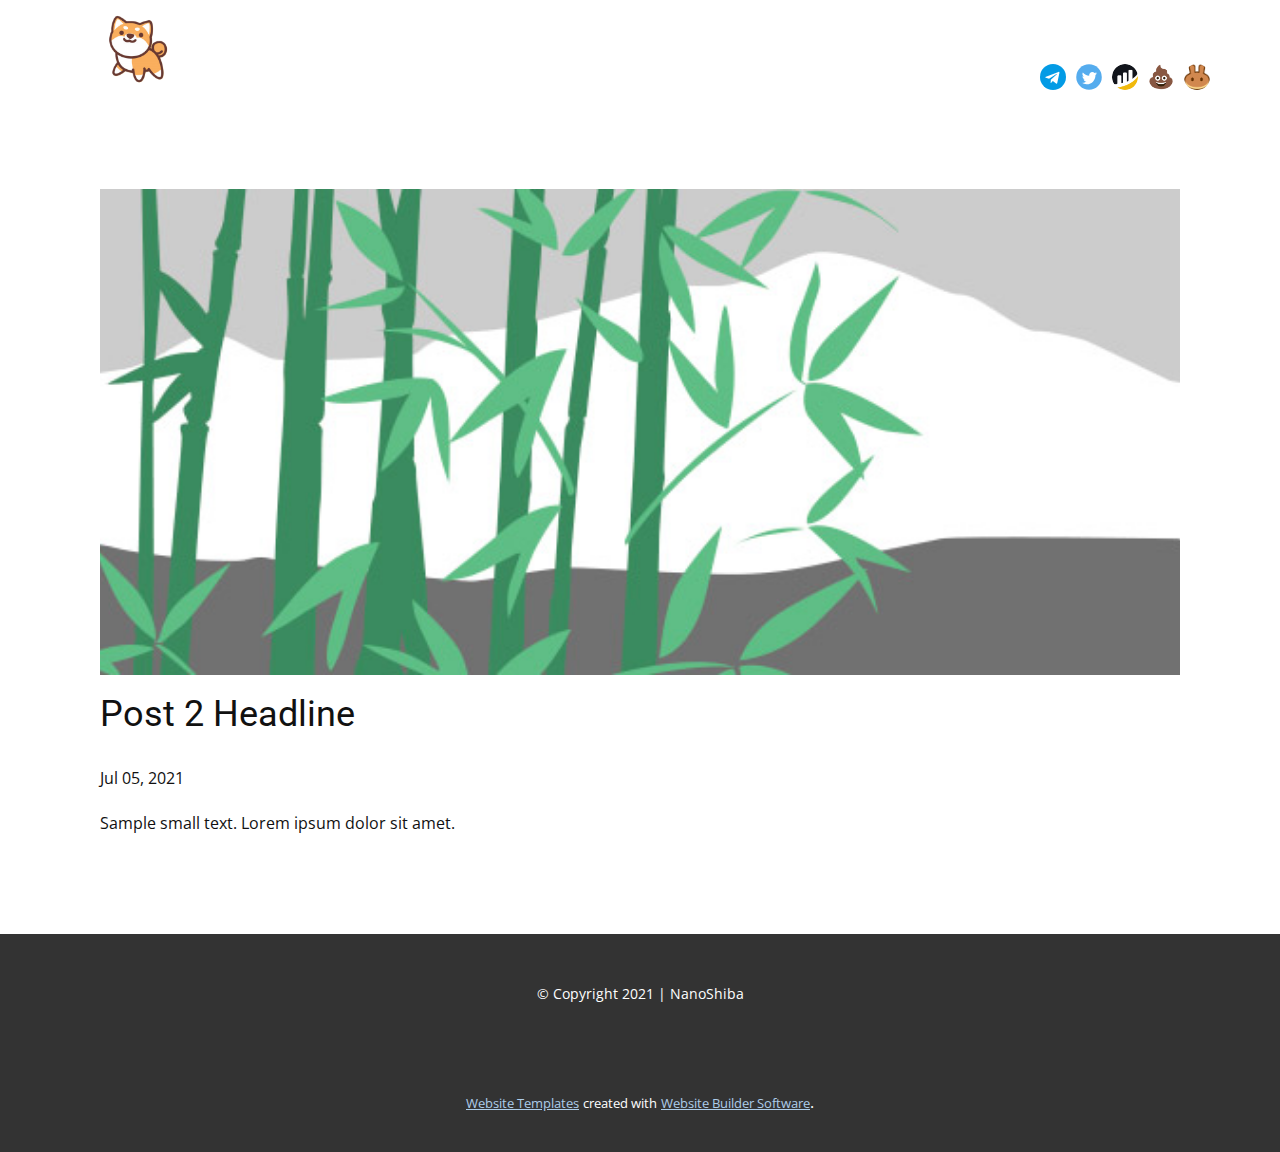
<file: blog/post-1.html>
<!doctype html>
<html style="font-size: 16px;"><head>
    <meta name="viewport" content="width=device-width, initial-scale=1.0">
    <meta charset="utf-8">
    <meta name="keywords" content="Post 1 Headline">
    <meta name="description" content="">
    <meta name="page_type" content="np-template-header-footer-from-plugin">
    <title>Post 2 Headline</title>
    <link rel="stylesheet" href="../nicepage.css" media="screen">
<link rel="stylesheet" href="../Post-Template.css" media="screen">
    <script class="u-script" type="text/javascript" src="../jquery.js" defer=""></script>
    <script class="u-script" type="text/javascript" src="../nicepage.js" defer=""></script>
    <meta name="generator" content="Nicepage 3.18.2, nicepage.com">
    <link id="u-theme-google-font" rel="stylesheet" href="https://fonts.googleapis.com/css?family=Roboto:100,100i,300,300i,400,400i,500,500i,700,700i,900,900i|Open+Sans:300,300i,400,400i,600,600i,700,700i,800,800i">
    
    
    <script type="application/ld+json">{
		"@context": "http://schema.org",
		"@type": "Organization",
		"name": "",
		"logo": "images/cute-shiba-inu-dog-cartoon-icon_42750-631_adobespark.png",
		"sameAs": [
				"https://t.me/NanoShibaBsc"
		]
}</script>
    <meta name="theme-color" content="#478ac9">
    <meta property="og:title" content="Post Template">
    <meta property="og:type" content="website">
  </head>
  <body class="u-body"><header class="u-align-center-sm u-align-center-xs u-clearfix u-header u-sticky u-white u-header" id="sec-6d83"><div class="u-clearfix u-sheet u-sheet-1">
        <a href="https://nicepage.com" class="u-image u-logo u-image-1" data-image-width="626" data-image-height="626">
          <img src="../images/cute-shiba-inu-dog-cartoon-icon_42750-631_adobespark.png" class="u-logo-image u-logo-image-1" data-image-width="194.386">
        </a>
        <div class="u-social-icons u-spacing-10 u-social-icons-1">
          <a class="u-social-url" title="Telegram" target="_blank" href="https://t.me/NanoShibaBsc"><span class="u-icon u-icon-circle u-social- u-social-icon u-icon-1"><svg class="u-svg-link" preserveAspectRatio="xMidYMin slice" viewBox="0 0 24 24" style=""><use xmlns:xlink="http://www.w3.org/1999/xlink" xlink:href="#svg-24ac"></use></svg><svg class="u-svg-content" viewBox="0 0 24 24" id="svg-24ac"><circle cx="12" cy="12" fill="currentColor" r="12"></circle><path d="m5.491 11.74 11.57-4.461c.537-.194 1.006.131.832.943l.001-.001-1.97 9.281c-.146.658-.537.818-1.084.508l-3-2.211-1.447 1.394c-.16.16-.295.295-.605.295l.213-3.053 5.56-5.023c.242-.213-.054-.333-.373-.121l-6.871 4.326-2.962-.924c-.643-.204-.657-.643.136-.953z" fill="#fff"></path></svg></span>
          </a>
          <a class="u-social-url" target="_blank" title="Twitter" href=""><span class="u-icon u-icon-circle u-social-icon u-social-twitter u-icon-2"><svg class="u-svg-link" preserveAspectRatio="xMidYMin slice" viewBox="0 0 112 112" style=""><use xmlns:xlink="http://www.w3.org/1999/xlink" xlink:href="#svg-e5af"></use></svg><svg class="u-svg-content" viewBox="0 0 112 112" x="0" y="0" id="svg-e5af"><circle fill="currentColor" class="st0" cx="56.1" cy="56.1" r="55"></circle><path fill="#FFFFFF" d="M83.8,47.3c0,0.6,0,1.2,0,1.7c0,17.7-13.5,38.2-38.2,38.2C38,87.2,31,85,25,81.2c1,0.1,2.1,0.2,3.2,0.2
            c6.3,0,12.1-2.1,16.7-5.7c-5.9-0.1-10.8-4-12.5-9.3c0.8,0.2,1.7,0.2,2.5,0.2c1.2,0,2.4-0.2,3.5-0.5c-6.1-1.2-10.8-6.7-10.8-13.1
            c0-0.1,0-0.1,0-0.2c1.8,1,3.9,1.6,6.1,1.7c-3.6-2.4-6-6.5-6-11.2c0-2.5,0.7-4.8,1.8-6.7c6.6,8.1,16.5,13.5,27.6,14
            c-0.2-1-0.3-2-0.3-3.1c0-7.4,6-13.4,13.4-13.4c3.9,0,7.3,1.6,9.8,4.2c3.1-0.6,5.9-1.7,8.5-3.3c-1,3.1-3.1,5.8-5.9,7.4
            c2.7-0.3,5.3-1,7.7-2.1C88.7,43,86.4,45.4,83.8,47.3z"></path></svg></span>
          </a>
          <a class="u-social-url" target="_blank" title="Custom" href=""><span class="u-file-icon u-icon u-icon-circle u-social-custom u-social-icon u-icon-3"><img src="../images/9eRdlbGE_400x400.jpg" alt=""></span>
          </a>
          <a class="u-social-url" target="_blank" title="Custom" href=""><span class="u-file-icon u-icon u-icon-circle u-social-custom u-social-icon u-icon-4"><img src="../images/p200.png" alt=""></span>
          </a>
          <a class="u-social-url" target="_blank" title="Custom" href=""><span class="u-file-icon u-icon u-icon-circle u-social-custom u-social-icon u-icon-5"><img src="../images/pancakeswap-cake-logo.png" alt=""></span>
          </a>
        </div>
      </div></header>
    <section class="u-align-center u-clearfix u-section-1" id="sec-049b">
      <div class="u-clearfix u-sheet u-valign-middle-md u-valign-middle-sm u-valign-middle-xs u-sheet-1"><!--post_details--><!--post_details_options_json--><!--{"source":""}--><!--/post_details_options_json--><!--blog_post-->
        <div class="u-container-style u-expanded-width u-post-details u-post-details-1">
          <div class="u-container-layout u-valign-middle u-container-layout-1"><!--blog_post_image-->
            <img alt="" class="u-blog-control u-expanded-width u-image u-image-default u-image-1" src="[data-uri]"><!--/blog_post_image--><!--blog_post_header-->
            <h2 class="u-blog-control u-text u-text-1">Post 2 Headline</h2><!--/blog_post_header--><!--blog_post_metadata-->
            <div class="u-blog-control u-metadata u-metadata-1"><!--blog_post_metadata_date-->
              <span class="u-meta-date u-meta-icon">Jul 05, 2021</span><!--/blog_post_metadata_date--><!--blog_post_metadata_category-->
              <!--/blog_post_metadata_category--><!--blog_post_metadata_comments-->
              <!--/blog_post_metadata_comments-->
            </div><!--/blog_post_metadata--><!--blog_post_content-->
            <div class="u-align-justify u-blog-control u-post-content u-text u-text-2 fr-view">
  Sample small text. Lorem ipsum dolor sit amet.
  </div><!--/blog_post_content-->
          </div>
        </div><!--/blog_post--><!--/post_details-->
      </div>
    </section>
    
    
    <footer class="u-align-center u-clearfix u-footer u-grey-80 u-footer" id="sec-d701"><div class="u-clearfix u-sheet u-sheet-1">
        <p class="u-small-text u-text u-text-variant u-text-1">© Copyright 2021 | NanoShiba</p>
      </div></footer>
    <section class="u-backlink u-clearfix u-grey-80">
      <a class="u-link" href="https://nicepage.com/website-templates" target="_blank">
        <span>Website Templates</span>
      </a>
      <p class="u-text">
        <span>created with</span>
      </p>
      <a class="u-link" href="https://nicepage.com/" target="_blank">
        <span>Website Builder Software</span>
      </a>. 
    </section>
  
</body></html>
</file>
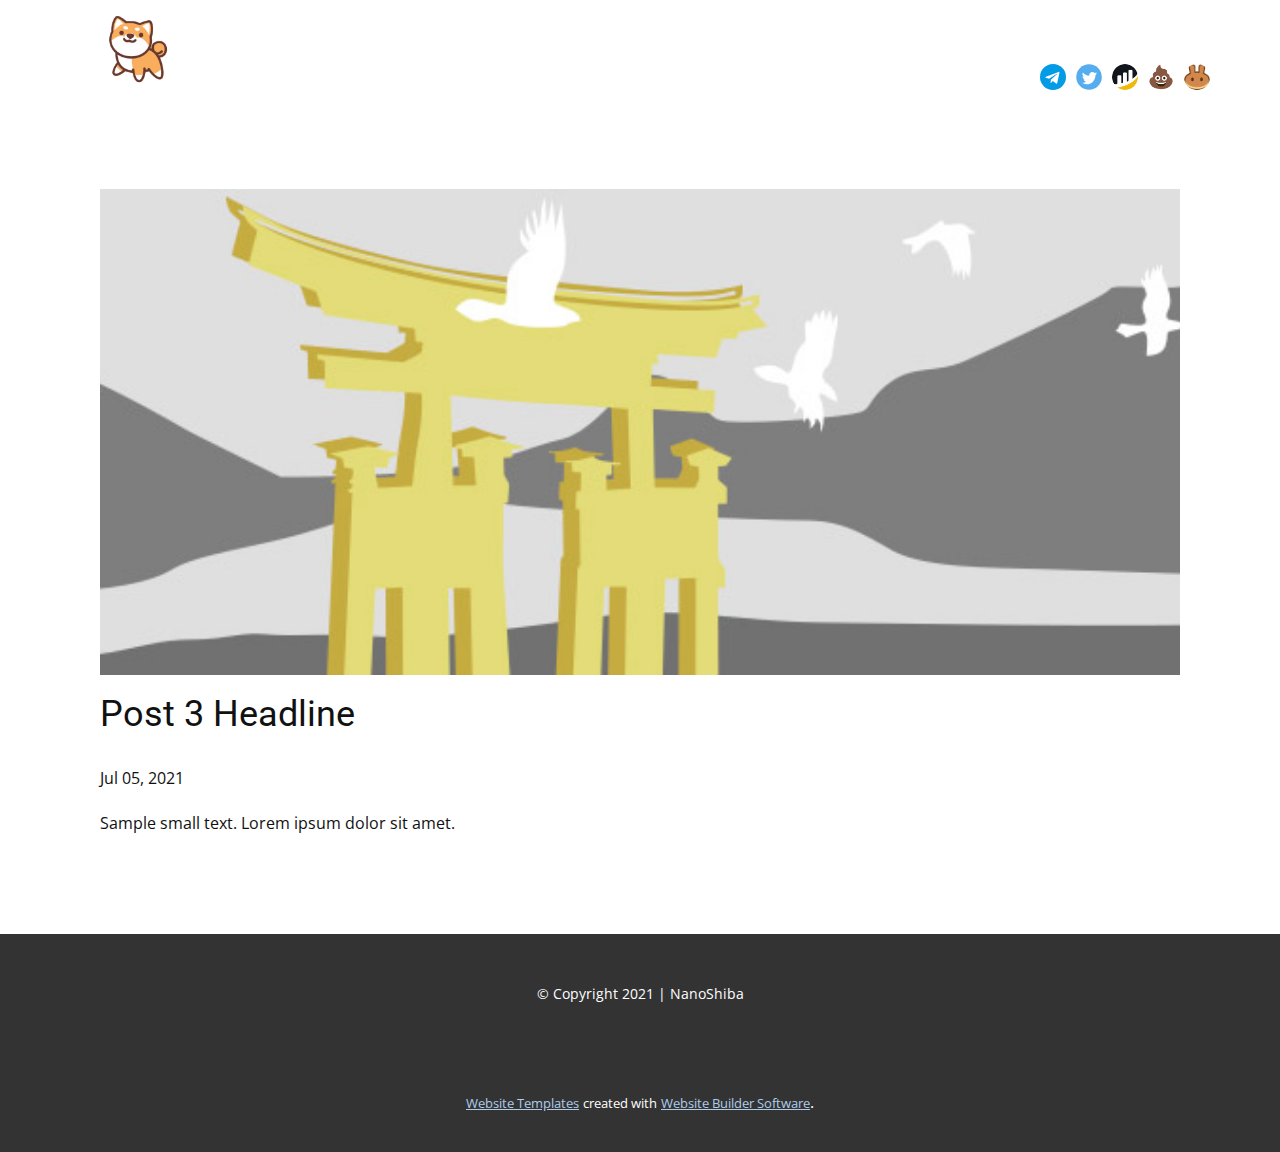
<file: blog/post-2.html>
<!doctype html>
<html style="font-size: 16px;"><head>
    <meta name="viewport" content="width=device-width, initial-scale=1.0">
    <meta charset="utf-8">
    <meta name="keywords" content="Post 1 Headline">
    <meta name="description" content="">
    <meta name="page_type" content="np-template-header-footer-from-plugin">
    <title>Post 3 Headline</title>
    <link rel="stylesheet" href="../nicepage.css" media="screen">
<link rel="stylesheet" href="../Post-Template.css" media="screen">
    <script class="u-script" type="text/javascript" src="../jquery.js" defer=""></script>
    <script class="u-script" type="text/javascript" src="../nicepage.js" defer=""></script>
    <meta name="generator" content="Nicepage 3.18.2, nicepage.com">
    <link id="u-theme-google-font" rel="stylesheet" href="https://fonts.googleapis.com/css?family=Roboto:100,100i,300,300i,400,400i,500,500i,700,700i,900,900i|Open+Sans:300,300i,400,400i,600,600i,700,700i,800,800i">
    
    
    <script type="application/ld+json">{
		"@context": "http://schema.org",
		"@type": "Organization",
		"name": "",
		"logo": "images/cute-shiba-inu-dog-cartoon-icon_42750-631_adobespark.png",
		"sameAs": [
				"https://t.me/NanoShibaBsc"
		]
}</script>
    <meta name="theme-color" content="#478ac9">
    <meta property="og:title" content="Post Template">
    <meta property="og:type" content="website">
  </head>
  <body class="u-body"><header class="u-align-center-sm u-align-center-xs u-clearfix u-header u-sticky u-white u-header" id="sec-6d83"><div class="u-clearfix u-sheet u-sheet-1">
        <a href="https://nicepage.com" class="u-image u-logo u-image-1" data-image-width="626" data-image-height="626">
          <img src="../images/cute-shiba-inu-dog-cartoon-icon_42750-631_adobespark.png" class="u-logo-image u-logo-image-1" data-image-width="194.386">
        </a>
        <div class="u-social-icons u-spacing-10 u-social-icons-1">
          <a class="u-social-url" title="Telegram" target="_blank" href="https://t.me/NanoShibaBsc"><span class="u-icon u-icon-circle u-social- u-social-icon u-icon-1"><svg class="u-svg-link" preserveAspectRatio="xMidYMin slice" viewBox="0 0 24 24" style=""><use xmlns:xlink="http://www.w3.org/1999/xlink" xlink:href="#svg-24ac"></use></svg><svg class="u-svg-content" viewBox="0 0 24 24" id="svg-24ac"><circle cx="12" cy="12" fill="currentColor" r="12"></circle><path d="m5.491 11.74 11.57-4.461c.537-.194 1.006.131.832.943l.001-.001-1.97 9.281c-.146.658-.537.818-1.084.508l-3-2.211-1.447 1.394c-.16.16-.295.295-.605.295l.213-3.053 5.56-5.023c.242-.213-.054-.333-.373-.121l-6.871 4.326-2.962-.924c-.643-.204-.657-.643.136-.953z" fill="#fff"></path></svg></span>
          </a>
          <a class="u-social-url" target="_blank" title="Twitter" href=""><span class="u-icon u-icon-circle u-social-icon u-social-twitter u-icon-2"><svg class="u-svg-link" preserveAspectRatio="xMidYMin slice" viewBox="0 0 112 112" style=""><use xmlns:xlink="http://www.w3.org/1999/xlink" xlink:href="#svg-e5af"></use></svg><svg class="u-svg-content" viewBox="0 0 112 112" x="0" y="0" id="svg-e5af"><circle fill="currentColor" class="st0" cx="56.1" cy="56.1" r="55"></circle><path fill="#FFFFFF" d="M83.8,47.3c0,0.6,0,1.2,0,1.7c0,17.7-13.5,38.2-38.2,38.2C38,87.2,31,85,25,81.2c1,0.1,2.1,0.2,3.2,0.2
            c6.3,0,12.1-2.1,16.7-5.7c-5.9-0.1-10.8-4-12.5-9.3c0.8,0.2,1.7,0.2,2.5,0.2c1.2,0,2.4-0.2,3.5-0.5c-6.1-1.2-10.8-6.7-10.8-13.1
            c0-0.1,0-0.1,0-0.2c1.8,1,3.9,1.6,6.1,1.7c-3.6-2.4-6-6.5-6-11.2c0-2.5,0.7-4.8,1.8-6.7c6.6,8.1,16.5,13.5,27.6,14
            c-0.2-1-0.3-2-0.3-3.1c0-7.4,6-13.4,13.4-13.4c3.9,0,7.3,1.6,9.8,4.2c3.1-0.6,5.9-1.7,8.5-3.3c-1,3.1-3.1,5.8-5.9,7.4
            c2.7-0.3,5.3-1,7.7-2.1C88.7,43,86.4,45.4,83.8,47.3z"></path></svg></span>
          </a>
          <a class="u-social-url" target="_blank" title="Custom" href=""><span class="u-file-icon u-icon u-icon-circle u-social-custom u-social-icon u-icon-3"><img src="../images/9eRdlbGE_400x400.jpg" alt=""></span>
          </a>
          <a class="u-social-url" target="_blank" title="Custom" href=""><span class="u-file-icon u-icon u-icon-circle u-social-custom u-social-icon u-icon-4"><img src="../images/p200.png" alt=""></span>
          </a>
          <a class="u-social-url" target="_blank" title="Custom" href=""><span class="u-file-icon u-icon u-icon-circle u-social-custom u-social-icon u-icon-5"><img src="../images/pancakeswap-cake-logo.png" alt=""></span>
          </a>
        </div>
      </div></header>
    <section class="u-align-center u-clearfix u-section-1" id="sec-049b">
      <div class="u-clearfix u-sheet u-valign-middle-md u-valign-middle-sm u-valign-middle-xs u-sheet-1"><!--post_details--><!--post_details_options_json--><!--{"source":""}--><!--/post_details_options_json--><!--blog_post-->
        <div class="u-container-style u-expanded-width u-post-details u-post-details-1">
          <div class="u-container-layout u-valign-middle u-container-layout-1"><!--blog_post_image-->
            <img alt="" class="u-blog-control u-expanded-width u-image u-image-default u-image-1" src="[data-uri]"><!--/blog_post_image--><!--blog_post_header-->
            <h2 class="u-blog-control u-text u-text-1">Post 3 Headline</h2><!--/blog_post_header--><!--blog_post_metadata-->
            <div class="u-blog-control u-metadata u-metadata-1"><!--blog_post_metadata_date-->
              <span class="u-meta-date u-meta-icon">Jul 05, 2021</span><!--/blog_post_metadata_date--><!--blog_post_metadata_category-->
              <!--/blog_post_metadata_category--><!--blog_post_metadata_comments-->
              <!--/blog_post_metadata_comments-->
            </div><!--/blog_post_metadata--><!--blog_post_content-->
            <div class="u-align-justify u-blog-control u-post-content u-text u-text-2 fr-view">
  Sample small text. Lorem ipsum dolor sit amet.
  </div><!--/blog_post_content-->
          </div>
        </div><!--/blog_post--><!--/post_details-->
      </div>
    </section>
    
    
    <footer class="u-align-center u-clearfix u-footer u-grey-80 u-footer" id="sec-d701"><div class="u-clearfix u-sheet u-sheet-1">
        <p class="u-small-text u-text u-text-variant u-text-1">© Copyright 2021 | NanoShiba</p>
      </div></footer>
    <section class="u-backlink u-clearfix u-grey-80">
      <a class="u-link" href="https://nicepage.com/website-templates" target="_blank">
        <span>Website Templates</span>
      </a>
      <p class="u-text">
        <span>created with</span>
      </p>
      <a class="u-link" href="https://nicepage.com/" target="_blank">
        <span>Website Builder Software</span>
      </a>. 
    </section>
  
</body></html>
</file>
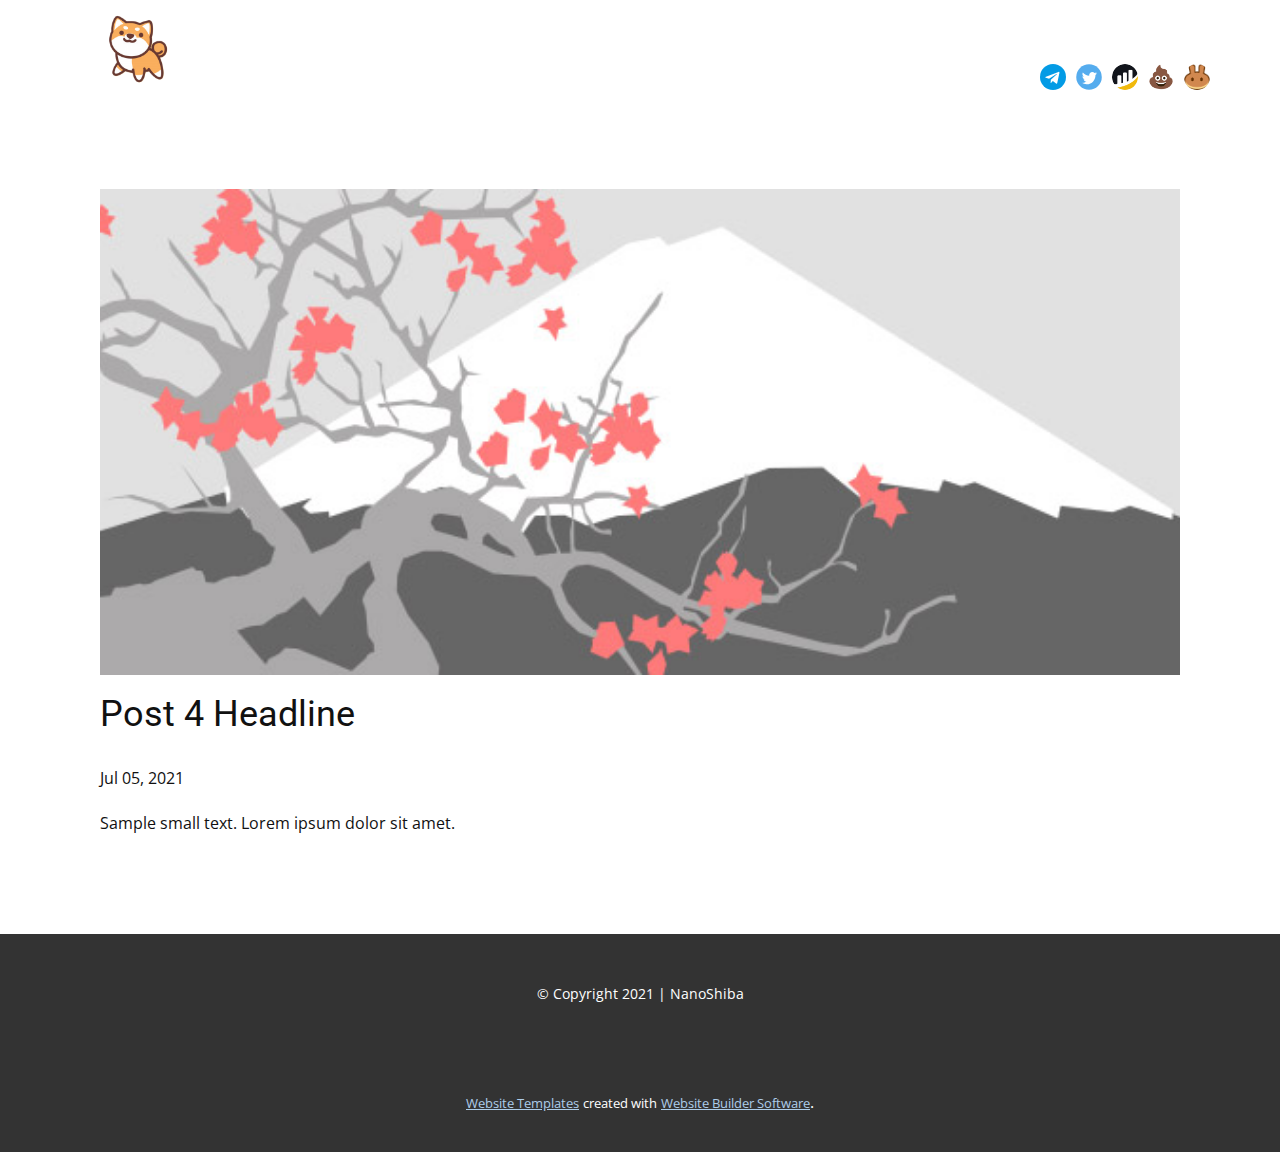
<file: blog/post-3.html>
<!doctype html>
<html style="font-size: 16px;"><head>
    <meta name="viewport" content="width=device-width, initial-scale=1.0">
    <meta charset="utf-8">
    <meta name="keywords" content="Post 1 Headline">
    <meta name="description" content="">
    <meta name="page_type" content="np-template-header-footer-from-plugin">
    <title>Post 4 Headline</title>
    <link rel="stylesheet" href="../nicepage.css" media="screen">
<link rel="stylesheet" href="../Post-Template.css" media="screen">
    <script class="u-script" type="text/javascript" src="../jquery.js" defer=""></script>
    <script class="u-script" type="text/javascript" src="../nicepage.js" defer=""></script>
    <meta name="generator" content="Nicepage 3.18.2, nicepage.com">
    <link id="u-theme-google-font" rel="stylesheet" href="https://fonts.googleapis.com/css?family=Roboto:100,100i,300,300i,400,400i,500,500i,700,700i,900,900i|Open+Sans:300,300i,400,400i,600,600i,700,700i,800,800i">
    
    
    <script type="application/ld+json">{
		"@context": "http://schema.org",
		"@type": "Organization",
		"name": "",
		"logo": "images/cute-shiba-inu-dog-cartoon-icon_42750-631_adobespark.png",
		"sameAs": [
				"https://t.me/NanoShibaBsc"
		]
}</script>
    <meta name="theme-color" content="#478ac9">
    <meta property="og:title" content="Post Template">
    <meta property="og:type" content="website">
  </head>
  <body class="u-body"><header class="u-align-center-sm u-align-center-xs u-clearfix u-header u-sticky u-white u-header" id="sec-6d83"><div class="u-clearfix u-sheet u-sheet-1">
        <a href="https://nicepage.com" class="u-image u-logo u-image-1" data-image-width="626" data-image-height="626">
          <img src="../images/cute-shiba-inu-dog-cartoon-icon_42750-631_adobespark.png" class="u-logo-image u-logo-image-1" data-image-width="194.386">
        </a>
        <div class="u-social-icons u-spacing-10 u-social-icons-1">
          <a class="u-social-url" title="Telegram" target="_blank" href="https://t.me/NanoShibaBsc"><span class="u-icon u-icon-circle u-social- u-social-icon u-icon-1"><svg class="u-svg-link" preserveAspectRatio="xMidYMin slice" viewBox="0 0 24 24" style=""><use xmlns:xlink="http://www.w3.org/1999/xlink" xlink:href="#svg-24ac"></use></svg><svg class="u-svg-content" viewBox="0 0 24 24" id="svg-24ac"><circle cx="12" cy="12" fill="currentColor" r="12"></circle><path d="m5.491 11.74 11.57-4.461c.537-.194 1.006.131.832.943l.001-.001-1.97 9.281c-.146.658-.537.818-1.084.508l-3-2.211-1.447 1.394c-.16.16-.295.295-.605.295l.213-3.053 5.56-5.023c.242-.213-.054-.333-.373-.121l-6.871 4.326-2.962-.924c-.643-.204-.657-.643.136-.953z" fill="#fff"></path></svg></span>
          </a>
          <a class="u-social-url" target="_blank" title="Twitter" href=""><span class="u-icon u-icon-circle u-social-icon u-social-twitter u-icon-2"><svg class="u-svg-link" preserveAspectRatio="xMidYMin slice" viewBox="0 0 112 112" style=""><use xmlns:xlink="http://www.w3.org/1999/xlink" xlink:href="#svg-e5af"></use></svg><svg class="u-svg-content" viewBox="0 0 112 112" x="0" y="0" id="svg-e5af"><circle fill="currentColor" class="st0" cx="56.1" cy="56.1" r="55"></circle><path fill="#FFFFFF" d="M83.8,47.3c0,0.6,0,1.2,0,1.7c0,17.7-13.5,38.2-38.2,38.2C38,87.2,31,85,25,81.2c1,0.1,2.1,0.2,3.2,0.2
            c6.3,0,12.1-2.1,16.7-5.7c-5.9-0.1-10.8-4-12.5-9.3c0.8,0.2,1.7,0.2,2.5,0.2c1.2,0,2.4-0.2,3.5-0.5c-6.1-1.2-10.8-6.7-10.8-13.1
            c0-0.1,0-0.1,0-0.2c1.8,1,3.9,1.6,6.1,1.7c-3.6-2.4-6-6.5-6-11.2c0-2.5,0.7-4.8,1.8-6.7c6.6,8.1,16.5,13.5,27.6,14
            c-0.2-1-0.3-2-0.3-3.1c0-7.4,6-13.4,13.4-13.4c3.9,0,7.3,1.6,9.8,4.2c3.1-0.6,5.9-1.7,8.5-3.3c-1,3.1-3.1,5.8-5.9,7.4
            c2.7-0.3,5.3-1,7.7-2.1C88.7,43,86.4,45.4,83.8,47.3z"></path></svg></span>
          </a>
          <a class="u-social-url" target="_blank" title="Custom" href=""><span class="u-file-icon u-icon u-icon-circle u-social-custom u-social-icon u-icon-3"><img src="../images/9eRdlbGE_400x400.jpg" alt=""></span>
          </a>
          <a class="u-social-url" target="_blank" title="Custom" href=""><span class="u-file-icon u-icon u-icon-circle u-social-custom u-social-icon u-icon-4"><img src="../images/p200.png" alt=""></span>
          </a>
          <a class="u-social-url" target="_blank" title="Custom" href=""><span class="u-file-icon u-icon u-icon-circle u-social-custom u-social-icon u-icon-5"><img src="../images/pancakeswap-cake-logo.png" alt=""></span>
          </a>
        </div>
      </div></header>
    <section class="u-align-center u-clearfix u-section-1" id="sec-049b">
      <div class="u-clearfix u-sheet u-valign-middle-md u-valign-middle-sm u-valign-middle-xs u-sheet-1"><!--post_details--><!--post_details_options_json--><!--{"source":""}--><!--/post_details_options_json--><!--blog_post-->
        <div class="u-container-style u-expanded-width u-post-details u-post-details-1">
          <div class="u-container-layout u-valign-middle u-container-layout-1"><!--blog_post_image-->
            <img alt="" class="u-blog-control u-expanded-width u-image u-image-default u-image-1" src="[data-uri]"><!--/blog_post_image--><!--blog_post_header-->
            <h2 class="u-blog-control u-text u-text-1">Post 4 Headline</h2><!--/blog_post_header--><!--blog_post_metadata-->
            <div class="u-blog-control u-metadata u-metadata-1"><!--blog_post_metadata_date-->
              <span class="u-meta-date u-meta-icon">Jul 05, 2021</span><!--/blog_post_metadata_date--><!--blog_post_metadata_category-->
              <!--/blog_post_metadata_category--><!--blog_post_metadata_comments-->
              <!--/blog_post_metadata_comments-->
            </div><!--/blog_post_metadata--><!--blog_post_content-->
            <div class="u-align-justify u-blog-control u-post-content u-text u-text-2 fr-view">
  Sample small text. Lorem ipsum dolor sit amet.
  </div><!--/blog_post_content-->
          </div>
        </div><!--/blog_post--><!--/post_details-->
      </div>
    </section>
    
    
    <footer class="u-align-center u-clearfix u-footer u-grey-80 u-footer" id="sec-d701"><div class="u-clearfix u-sheet u-sheet-1">
        <p class="u-small-text u-text u-text-variant u-text-1">© Copyright 2021 | NanoShiba</p>
      </div></footer>
    <section class="u-backlink u-clearfix u-grey-80">
      <a class="u-link" href="https://nicepage.com/website-templates" target="_blank">
        <span>Website Templates</span>
      </a>
      <p class="u-text">
        <span>created with</span>
      </p>
      <a class="u-link" href="https://nicepage.com/" target="_blank">
        <span>Website Builder Software</span>
      </a>. 
    </section>
  
</body></html>
</file>
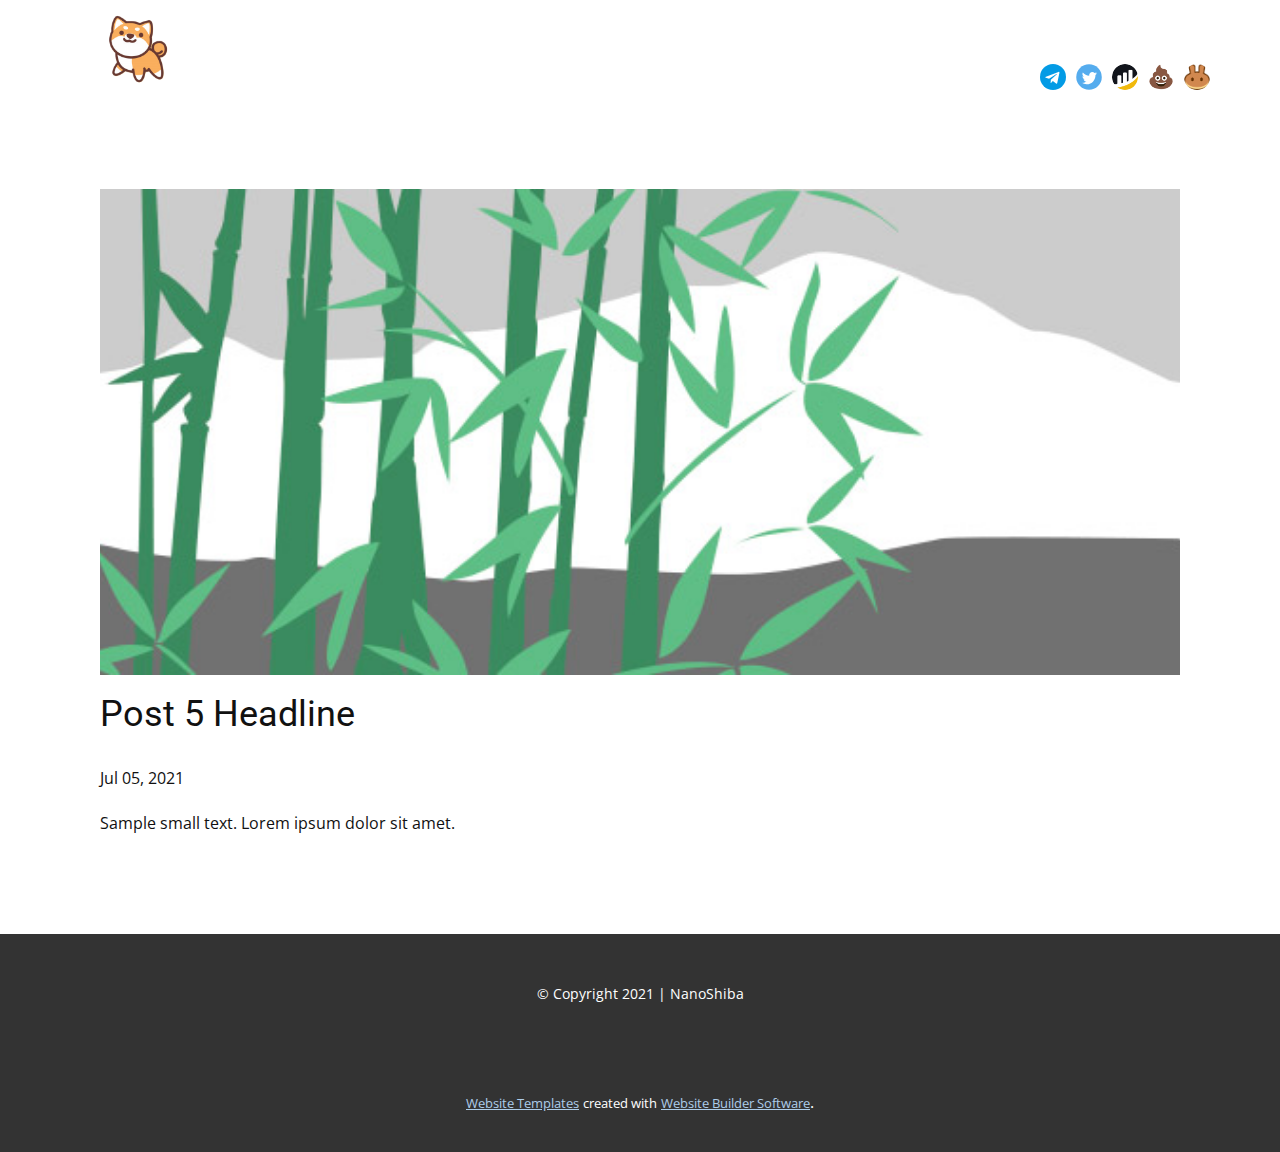
<file: blog/post-4.html>
<!doctype html>
<html style="font-size: 16px;"><head>
    <meta name="viewport" content="width=device-width, initial-scale=1.0">
    <meta charset="utf-8">
    <meta name="keywords" content="Post 1 Headline">
    <meta name="description" content="">
    <meta name="page_type" content="np-template-header-footer-from-plugin">
    <title>Post 5 Headline</title>
    <link rel="stylesheet" href="../nicepage.css" media="screen">
<link rel="stylesheet" href="../Post-Template.css" media="screen">
    <script class="u-script" type="text/javascript" src="../jquery.js" defer=""></script>
    <script class="u-script" type="text/javascript" src="../nicepage.js" defer=""></script>
    <meta name="generator" content="Nicepage 3.18.2, nicepage.com">
    <link id="u-theme-google-font" rel="stylesheet" href="https://fonts.googleapis.com/css?family=Roboto:100,100i,300,300i,400,400i,500,500i,700,700i,900,900i|Open+Sans:300,300i,400,400i,600,600i,700,700i,800,800i">
    
    
    <script type="application/ld+json">{
		"@context": "http://schema.org",
		"@type": "Organization",
		"name": "",
		"logo": "images/cute-shiba-inu-dog-cartoon-icon_42750-631_adobespark.png",
		"sameAs": [
				"https://t.me/NanoShibaBsc"
		]
}</script>
    <meta name="theme-color" content="#478ac9">
    <meta property="og:title" content="Post Template">
    <meta property="og:type" content="website">
  </head>
  <body class="u-body"><header class="u-align-center-sm u-align-center-xs u-clearfix u-header u-sticky u-white u-header" id="sec-6d83"><div class="u-clearfix u-sheet u-sheet-1">
        <a href="https://nicepage.com" class="u-image u-logo u-image-1" data-image-width="626" data-image-height="626">
          <img src="../images/cute-shiba-inu-dog-cartoon-icon_42750-631_adobespark.png" class="u-logo-image u-logo-image-1" data-image-width="194.386">
        </a>
        <div class="u-social-icons u-spacing-10 u-social-icons-1">
          <a class="u-social-url" title="Telegram" target="_blank" href="https://t.me/NanoShibaBsc"><span class="u-icon u-icon-circle u-social- u-social-icon u-icon-1"><svg class="u-svg-link" preserveAspectRatio="xMidYMin slice" viewBox="0 0 24 24" style=""><use xmlns:xlink="http://www.w3.org/1999/xlink" xlink:href="#svg-24ac"></use></svg><svg class="u-svg-content" viewBox="0 0 24 24" id="svg-24ac"><circle cx="12" cy="12" fill="currentColor" r="12"></circle><path d="m5.491 11.74 11.57-4.461c.537-.194 1.006.131.832.943l.001-.001-1.97 9.281c-.146.658-.537.818-1.084.508l-3-2.211-1.447 1.394c-.16.16-.295.295-.605.295l.213-3.053 5.56-5.023c.242-.213-.054-.333-.373-.121l-6.871 4.326-2.962-.924c-.643-.204-.657-.643.136-.953z" fill="#fff"></path></svg></span>
          </a>
          <a class="u-social-url" target="_blank" title="Twitter" href=""><span class="u-icon u-icon-circle u-social-icon u-social-twitter u-icon-2"><svg class="u-svg-link" preserveAspectRatio="xMidYMin slice" viewBox="0 0 112 112" style=""><use xmlns:xlink="http://www.w3.org/1999/xlink" xlink:href="#svg-e5af"></use></svg><svg class="u-svg-content" viewBox="0 0 112 112" x="0" y="0" id="svg-e5af"><circle fill="currentColor" class="st0" cx="56.1" cy="56.1" r="55"></circle><path fill="#FFFFFF" d="M83.8,47.3c0,0.6,0,1.2,0,1.7c0,17.7-13.5,38.2-38.2,38.2C38,87.2,31,85,25,81.2c1,0.1,2.1,0.2,3.2,0.2
            c6.3,0,12.1-2.1,16.7-5.7c-5.9-0.1-10.8-4-12.5-9.3c0.8,0.2,1.7,0.2,2.5,0.2c1.2,0,2.4-0.2,3.5-0.5c-6.1-1.2-10.8-6.7-10.8-13.1
            c0-0.1,0-0.1,0-0.2c1.8,1,3.9,1.6,6.1,1.7c-3.6-2.4-6-6.5-6-11.2c0-2.5,0.7-4.8,1.8-6.7c6.6,8.1,16.5,13.5,27.6,14
            c-0.2-1-0.3-2-0.3-3.1c0-7.4,6-13.4,13.4-13.4c3.9,0,7.3,1.6,9.8,4.2c3.1-0.6,5.9-1.7,8.5-3.3c-1,3.1-3.1,5.8-5.9,7.4
            c2.7-0.3,5.3-1,7.7-2.1C88.7,43,86.4,45.4,83.8,47.3z"></path></svg></span>
          </a>
          <a class="u-social-url" target="_blank" title="Custom" href=""><span class="u-file-icon u-icon u-icon-circle u-social-custom u-social-icon u-icon-3"><img src="../images/9eRdlbGE_400x400.jpg" alt=""></span>
          </a>
          <a class="u-social-url" target="_blank" title="Custom" href=""><span class="u-file-icon u-icon u-icon-circle u-social-custom u-social-icon u-icon-4"><img src="../images/p200.png" alt=""></span>
          </a>
          <a class="u-social-url" target="_blank" title="Custom" href=""><span class="u-file-icon u-icon u-icon-circle u-social-custom u-social-icon u-icon-5"><img src="../images/pancakeswap-cake-logo.png" alt=""></span>
          </a>
        </div>
      </div></header>
    <section class="u-align-center u-clearfix u-section-1" id="sec-049b">
      <div class="u-clearfix u-sheet u-valign-middle-md u-valign-middle-sm u-valign-middle-xs u-sheet-1"><!--post_details--><!--post_details_options_json--><!--{"source":""}--><!--/post_details_options_json--><!--blog_post-->
        <div class="u-container-style u-expanded-width u-post-details u-post-details-1">
          <div class="u-container-layout u-valign-middle u-container-layout-1"><!--blog_post_image-->
            <img alt="" class="u-blog-control u-expanded-width u-image u-image-default u-image-1" src="[data-uri]"><!--/blog_post_image--><!--blog_post_header-->
            <h2 class="u-blog-control u-text u-text-1">Post 5 Headline</h2><!--/blog_post_header--><!--blog_post_metadata-->
            <div class="u-blog-control u-metadata u-metadata-1"><!--blog_post_metadata_date-->
              <span class="u-meta-date u-meta-icon">Jul 05, 2021</span><!--/blog_post_metadata_date--><!--blog_post_metadata_category-->
              <!--/blog_post_metadata_category--><!--blog_post_metadata_comments-->
              <!--/blog_post_metadata_comments-->
            </div><!--/blog_post_metadata--><!--blog_post_content-->
            <div class="u-align-justify u-blog-control u-post-content u-text u-text-2 fr-view">
  Sample small text. Lorem ipsum dolor sit amet.
  </div><!--/blog_post_content-->
          </div>
        </div><!--/blog_post--><!--/post_details-->
      </div>
    </section>
    
    
    <footer class="u-align-center u-clearfix u-footer u-grey-80 u-footer" id="sec-d701"><div class="u-clearfix u-sheet u-sheet-1">
        <p class="u-small-text u-text u-text-variant u-text-1">© Copyright 2021 | NanoShiba</p>
      </div></footer>
    <section class="u-backlink u-clearfix u-grey-80">
      <a class="u-link" href="https://nicepage.com/website-templates" target="_blank">
        <span>Website Templates</span>
      </a>
      <p class="u-text">
        <span>created with</span>
      </p>
      <a class="u-link" href="https://nicepage.com/" target="_blank">
        <span>Website Builder Software</span>
      </a>. 
    </section>
  
</body></html>
</file>
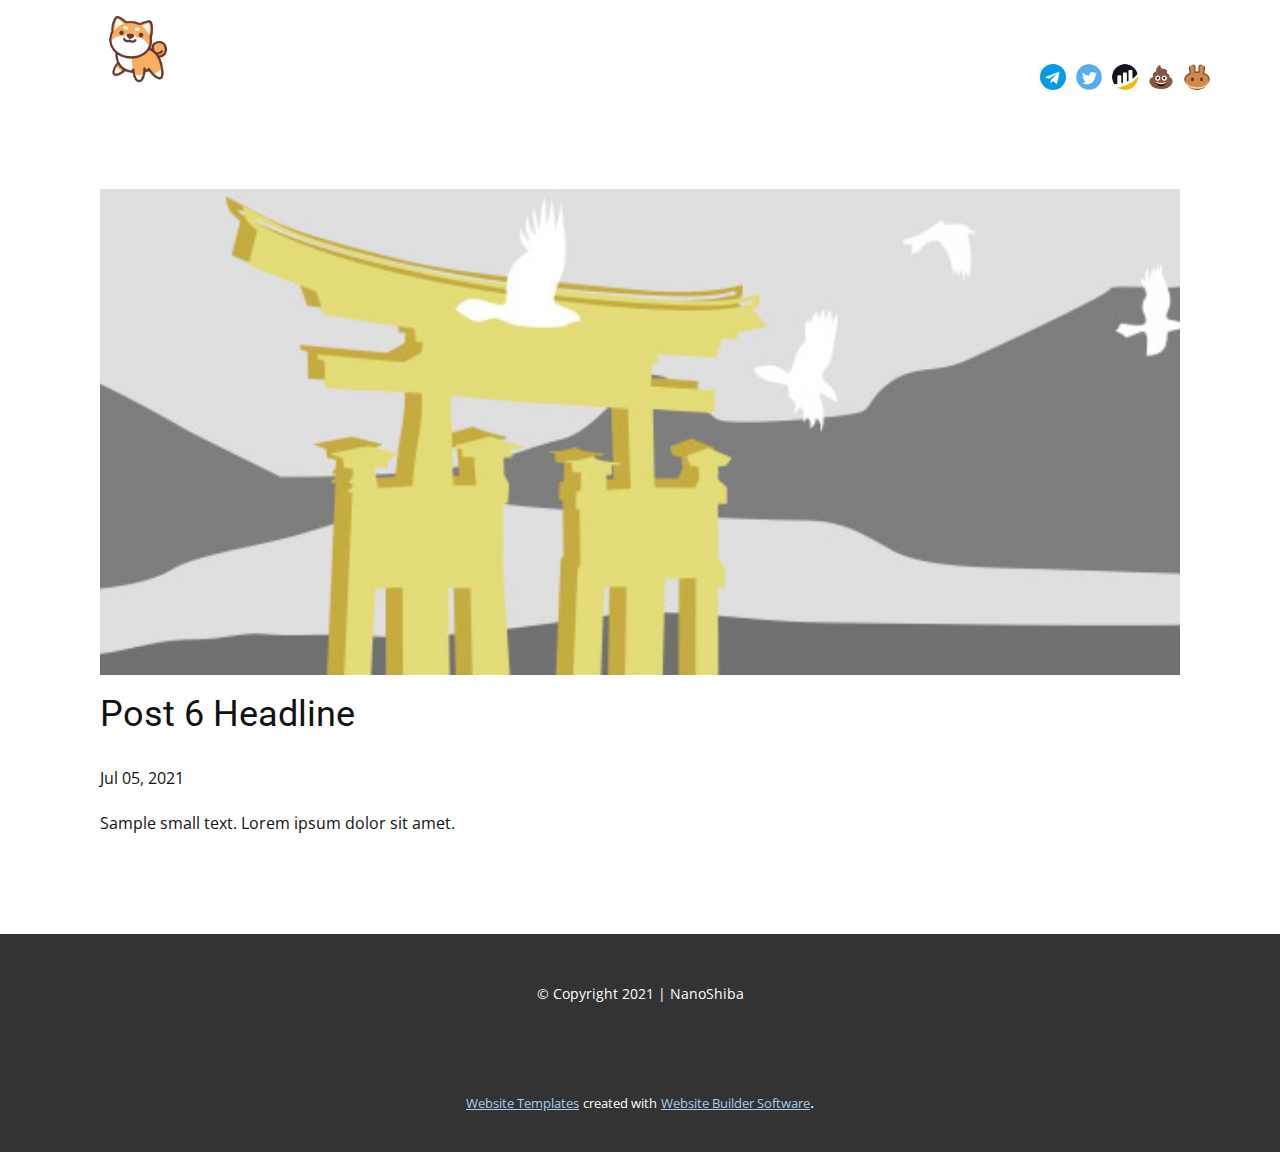
<file: blog/post-5.html>
<!doctype html>
<html style="font-size: 16px;"><head>
    <meta name="viewport" content="width=device-width, initial-scale=1.0">
    <meta charset="utf-8">
    <meta name="keywords" content="Post 1 Headline">
    <meta name="description" content="">
    <meta name="page_type" content="np-template-header-footer-from-plugin">
    <title>Post 6 Headline</title>
    <link rel="stylesheet" href="../nicepage.css" media="screen">
<link rel="stylesheet" href="../Post-Template.css" media="screen">
    <script class="u-script" type="text/javascript" src="../jquery.js" defer=""></script>
    <script class="u-script" type="text/javascript" src="../nicepage.js" defer=""></script>
    <meta name="generator" content="Nicepage 3.18.2, nicepage.com">
    <link id="u-theme-google-font" rel="stylesheet" href="https://fonts.googleapis.com/css?family=Roboto:100,100i,300,300i,400,400i,500,500i,700,700i,900,900i|Open+Sans:300,300i,400,400i,600,600i,700,700i,800,800i">
    
    
    <script type="application/ld+json">{
		"@context": "http://schema.org",
		"@type": "Organization",
		"name": "",
		"logo": "images/cute-shiba-inu-dog-cartoon-icon_42750-631_adobespark.png",
		"sameAs": [
				"https://t.me/NanoShibaBsc"
		]
}</script>
    <meta name="theme-color" content="#478ac9">
    <meta property="og:title" content="Post Template">
    <meta property="og:type" content="website">
  </head>
  <body class="u-body"><header class="u-align-center-sm u-align-center-xs u-clearfix u-header u-sticky u-white u-header" id="sec-6d83"><div class="u-clearfix u-sheet u-sheet-1">
        <a href="https://nicepage.com" class="u-image u-logo u-image-1" data-image-width="626" data-image-height="626">
          <img src="../images/cute-shiba-inu-dog-cartoon-icon_42750-631_adobespark.png" class="u-logo-image u-logo-image-1" data-image-width="194.386">
        </a>
        <div class="u-social-icons u-spacing-10 u-social-icons-1">
          <a class="u-social-url" title="Telegram" target="_blank" href="https://t.me/NanoShibaBsc"><span class="u-icon u-icon-circle u-social- u-social-icon u-icon-1"><svg class="u-svg-link" preserveAspectRatio="xMidYMin slice" viewBox="0 0 24 24" style=""><use xmlns:xlink="http://www.w3.org/1999/xlink" xlink:href="#svg-24ac"></use></svg><svg class="u-svg-content" viewBox="0 0 24 24" id="svg-24ac"><circle cx="12" cy="12" fill="currentColor" r="12"></circle><path d="m5.491 11.74 11.57-4.461c.537-.194 1.006.131.832.943l.001-.001-1.97 9.281c-.146.658-.537.818-1.084.508l-3-2.211-1.447 1.394c-.16.16-.295.295-.605.295l.213-3.053 5.56-5.023c.242-.213-.054-.333-.373-.121l-6.871 4.326-2.962-.924c-.643-.204-.657-.643.136-.953z" fill="#fff"></path></svg></span>
          </a>
          <a class="u-social-url" target="_blank" title="Twitter" href=""><span class="u-icon u-icon-circle u-social-icon u-social-twitter u-icon-2"><svg class="u-svg-link" preserveAspectRatio="xMidYMin slice" viewBox="0 0 112 112" style=""><use xmlns:xlink="http://www.w3.org/1999/xlink" xlink:href="#svg-e5af"></use></svg><svg class="u-svg-content" viewBox="0 0 112 112" x="0" y="0" id="svg-e5af"><circle fill="currentColor" class="st0" cx="56.1" cy="56.1" r="55"></circle><path fill="#FFFFFF" d="M83.8,47.3c0,0.6,0,1.2,0,1.7c0,17.7-13.5,38.2-38.2,38.2C38,87.2,31,85,25,81.2c1,0.1,2.1,0.2,3.2,0.2
            c6.3,0,12.1-2.1,16.7-5.7c-5.9-0.1-10.8-4-12.5-9.3c0.8,0.2,1.7,0.2,2.5,0.2c1.2,0,2.4-0.2,3.5-0.5c-6.1-1.2-10.8-6.7-10.8-13.1
            c0-0.1,0-0.1,0-0.2c1.8,1,3.9,1.6,6.1,1.7c-3.6-2.4-6-6.5-6-11.2c0-2.5,0.7-4.8,1.8-6.7c6.6,8.1,16.5,13.5,27.6,14
            c-0.2-1-0.3-2-0.3-3.1c0-7.4,6-13.4,13.4-13.4c3.9,0,7.3,1.6,9.8,4.2c3.1-0.6,5.9-1.7,8.5-3.3c-1,3.1-3.1,5.8-5.9,7.4
            c2.7-0.3,5.3-1,7.7-2.1C88.7,43,86.4,45.4,83.8,47.3z"></path></svg></span>
          </a>
          <a class="u-social-url" target="_blank" title="Custom" href=""><span class="u-file-icon u-icon u-icon-circle u-social-custom u-social-icon u-icon-3"><img src="../images/9eRdlbGE_400x400.jpg" alt=""></span>
          </a>
          <a class="u-social-url" target="_blank" title="Custom" href=""><span class="u-file-icon u-icon u-icon-circle u-social-custom u-social-icon u-icon-4"><img src="../images/p200.png" alt=""></span>
          </a>
          <a class="u-social-url" target="_blank" title="Custom" href=""><span class="u-file-icon u-icon u-icon-circle u-social-custom u-social-icon u-icon-5"><img src="../images/pancakeswap-cake-logo.png" alt=""></span>
          </a>
        </div>
      </div></header>
    <section class="u-align-center u-clearfix u-section-1" id="sec-049b">
      <div class="u-clearfix u-sheet u-valign-middle-md u-valign-middle-sm u-valign-middle-xs u-sheet-1"><!--post_details--><!--post_details_options_json--><!--{"source":""}--><!--/post_details_options_json--><!--blog_post-->
        <div class="u-container-style u-expanded-width u-post-details u-post-details-1">
          <div class="u-container-layout u-valign-middle u-container-layout-1"><!--blog_post_image-->
            <img alt="" class="u-blog-control u-expanded-width u-image u-image-default u-image-1" src="[data-uri]"><!--/blog_post_image--><!--blog_post_header-->
            <h2 class="u-blog-control u-text u-text-1">Post 6 Headline</h2><!--/blog_post_header--><!--blog_post_metadata-->
            <div class="u-blog-control u-metadata u-metadata-1"><!--blog_post_metadata_date-->
              <span class="u-meta-date u-meta-icon">Jul 05, 2021</span><!--/blog_post_metadata_date--><!--blog_post_metadata_category-->
              <!--/blog_post_metadata_category--><!--blog_post_metadata_comments-->
              <!--/blog_post_metadata_comments-->
            </div><!--/blog_post_metadata--><!--blog_post_content-->
            <div class="u-align-justify u-blog-control u-post-content u-text u-text-2 fr-view">
  Sample small text. Lorem ipsum dolor sit amet.
  </div><!--/blog_post_content-->
          </div>
        </div><!--/blog_post--><!--/post_details-->
      </div>
    </section>
    
    
    <footer class="u-align-center u-clearfix u-footer u-grey-80 u-footer" id="sec-d701"><div class="u-clearfix u-sheet u-sheet-1">
        <p class="u-small-text u-text u-text-variant u-text-1">© Copyright 2021 | NanoShiba</p>
      </div></footer>
    <section class="u-backlink u-clearfix u-grey-80">
      <a class="u-link" href="https://nicepage.com/website-templates" target="_blank">
        <span>Website Templates</span>
      </a>
      <p class="u-text">
        <span>created with</span>
      </p>
      <a class="u-link" href="https://nicepage.com/" target="_blank">
        <span>Website Builder Software</span>
      </a>. 
    </section>
  
</body></html>
</file>
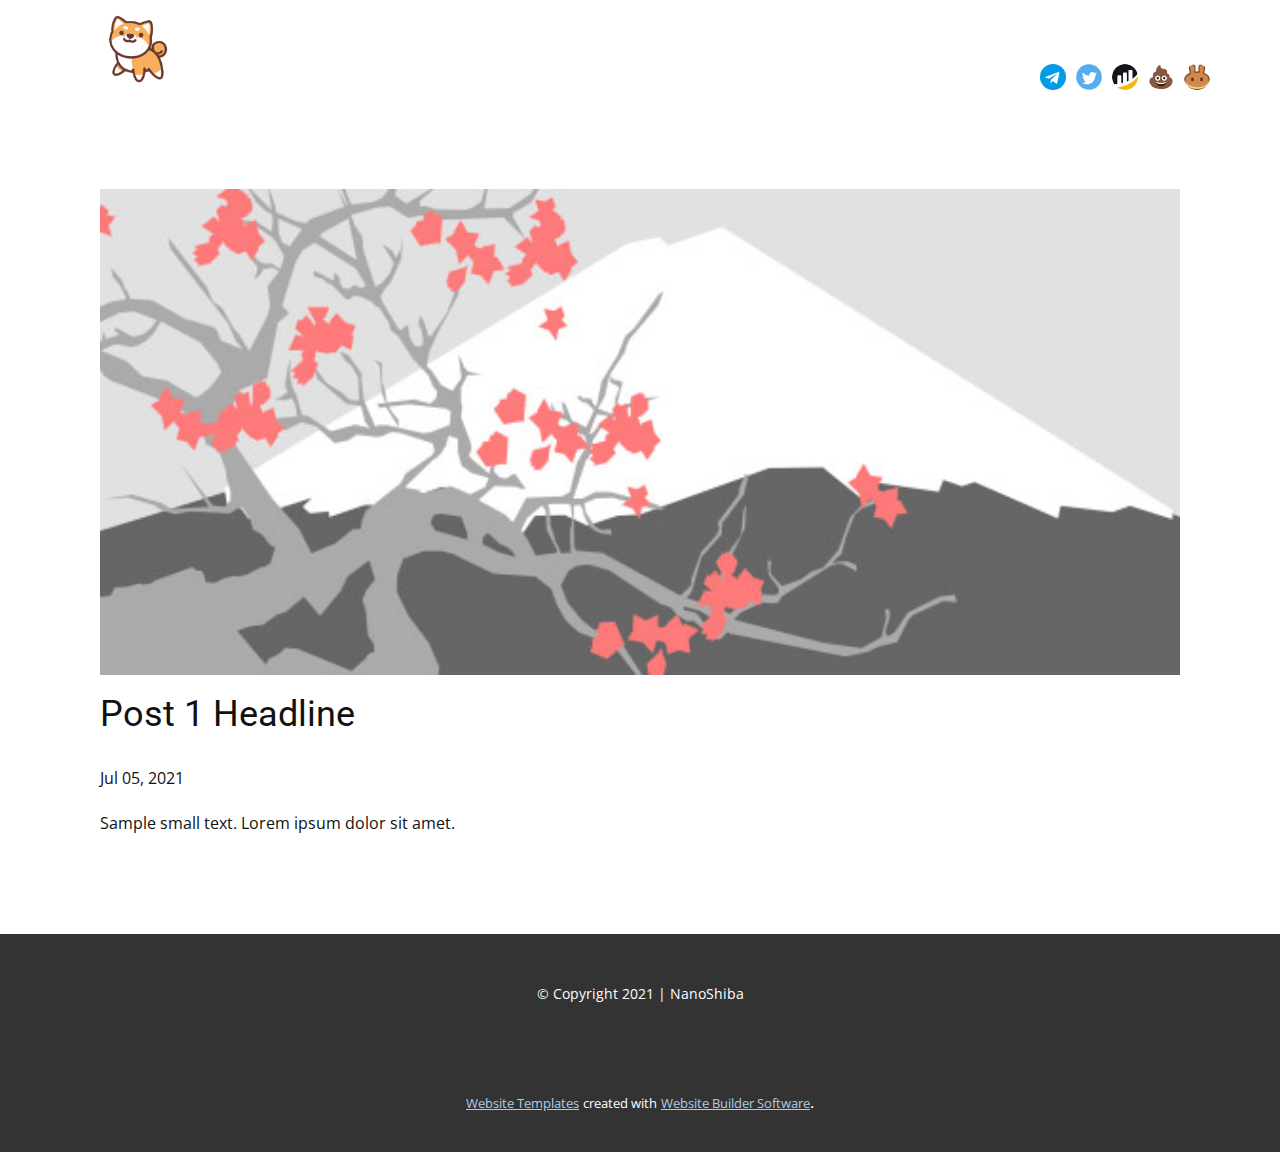
<file: blog/post.html>
<!doctype html>
<html style="font-size: 16px;"><head>
    <meta name="viewport" content="width=device-width, initial-scale=1.0">
    <meta charset="utf-8">
    <meta name="keywords" content="Post 1 Headline">
    <meta name="description" content="">
    <meta name="page_type" content="np-template-header-footer-from-plugin">
    <title>Post 1 Headline</title>
    <link rel="stylesheet" href="../nicepage.css" media="screen">
<link rel="stylesheet" href="../Post-Template.css" media="screen">
    <script class="u-script" type="text/javascript" src="../jquery.js" defer=""></script>
    <script class="u-script" type="text/javascript" src="../nicepage.js" defer=""></script>
    <meta name="generator" content="Nicepage 3.18.2, nicepage.com">
    <link id="u-theme-google-font" rel="stylesheet" href="https://fonts.googleapis.com/css?family=Roboto:100,100i,300,300i,400,400i,500,500i,700,700i,900,900i|Open+Sans:300,300i,400,400i,600,600i,700,700i,800,800i">
    
    
    <script type="application/ld+json">{
		"@context": "http://schema.org",
		"@type": "Organization",
		"name": "",
		"logo": "images/cute-shiba-inu-dog-cartoon-icon_42750-631_adobespark.png",
		"sameAs": [
				"https://t.me/NanoShibaBsc"
		]
}</script>
    <meta name="theme-color" content="#478ac9">
    <meta property="og:title" content="Post Template">
    <meta property="og:type" content="website">
  </head>
  <body class="u-body"><header class="u-align-center-sm u-align-center-xs u-clearfix u-header u-sticky u-white u-header" id="sec-6d83"><div class="u-clearfix u-sheet u-sheet-1">
        <a href="https://nicepage.com" class="u-image u-logo u-image-1" data-image-width="626" data-image-height="626">
          <img src="../images/cute-shiba-inu-dog-cartoon-icon_42750-631_adobespark.png" class="u-logo-image u-logo-image-1" data-image-width="194.386">
        </a>
        <div class="u-social-icons u-spacing-10 u-social-icons-1">
          <a class="u-social-url" title="Telegram" target="_blank" href="https://t.me/NanoShibaBsc"><span class="u-icon u-icon-circle u-social- u-social-icon u-icon-1"><svg class="u-svg-link" preserveAspectRatio="xMidYMin slice" viewBox="0 0 24 24" style=""><use xmlns:xlink="http://www.w3.org/1999/xlink" xlink:href="#svg-24ac"></use></svg><svg class="u-svg-content" viewBox="0 0 24 24" id="svg-24ac"><circle cx="12" cy="12" fill="currentColor" r="12"></circle><path d="m5.491 11.74 11.57-4.461c.537-.194 1.006.131.832.943l.001-.001-1.97 9.281c-.146.658-.537.818-1.084.508l-3-2.211-1.447 1.394c-.16.16-.295.295-.605.295l.213-3.053 5.56-5.023c.242-.213-.054-.333-.373-.121l-6.871 4.326-2.962-.924c-.643-.204-.657-.643.136-.953z" fill="#fff"></path></svg></span>
          </a>
          <a class="u-social-url" target="_blank" title="Twitter" href=""><span class="u-icon u-icon-circle u-social-icon u-social-twitter u-icon-2"><svg class="u-svg-link" preserveAspectRatio="xMidYMin slice" viewBox="0 0 112 112" style=""><use xmlns:xlink="http://www.w3.org/1999/xlink" xlink:href="#svg-e5af"></use></svg><svg class="u-svg-content" viewBox="0 0 112 112" x="0" y="0" id="svg-e5af"><circle fill="currentColor" class="st0" cx="56.1" cy="56.1" r="55"></circle><path fill="#FFFFFF" d="M83.8,47.3c0,0.6,0,1.2,0,1.7c0,17.7-13.5,38.2-38.2,38.2C38,87.2,31,85,25,81.2c1,0.1,2.1,0.2,3.2,0.2
            c6.3,0,12.1-2.1,16.7-5.7c-5.9-0.1-10.8-4-12.5-9.3c0.8,0.2,1.7,0.2,2.5,0.2c1.2,0,2.4-0.2,3.5-0.5c-6.1-1.2-10.8-6.7-10.8-13.1
            c0-0.1,0-0.1,0-0.2c1.8,1,3.9,1.6,6.1,1.7c-3.6-2.4-6-6.5-6-11.2c0-2.5,0.7-4.8,1.8-6.7c6.6,8.1,16.5,13.5,27.6,14
            c-0.2-1-0.3-2-0.3-3.1c0-7.4,6-13.4,13.4-13.4c3.9,0,7.3,1.6,9.8,4.2c3.1-0.6,5.9-1.7,8.5-3.3c-1,3.1-3.1,5.8-5.9,7.4
            c2.7-0.3,5.3-1,7.7-2.1C88.7,43,86.4,45.4,83.8,47.3z"></path></svg></span>
          </a>
          <a class="u-social-url" target="_blank" title="Custom" href=""><span class="u-file-icon u-icon u-icon-circle u-social-custom u-social-icon u-icon-3"><img src="../images/9eRdlbGE_400x400.jpg" alt=""></span>
          </a>
          <a class="u-social-url" target="_blank" title="Custom" href=""><span class="u-file-icon u-icon u-icon-circle u-social-custom u-social-icon u-icon-4"><img src="../images/p200.png" alt=""></span>
          </a>
          <a class="u-social-url" target="_blank" title="Custom" href=""><span class="u-file-icon u-icon u-icon-circle u-social-custom u-social-icon u-icon-5"><img src="../images/pancakeswap-cake-logo.png" alt=""></span>
          </a>
        </div>
      </div></header>
    <section class="u-align-center u-clearfix u-section-1" id="sec-049b">
      <div class="u-clearfix u-sheet u-valign-middle-md u-valign-middle-sm u-valign-middle-xs u-sheet-1"><!--post_details--><!--post_details_options_json--><!--{"source":""}--><!--/post_details_options_json--><!--blog_post-->
        <div class="u-container-style u-expanded-width u-post-details u-post-details-1">
          <div class="u-container-layout u-valign-middle u-container-layout-1"><!--blog_post_image-->
            <img alt="" class="u-blog-control u-expanded-width u-image u-image-default u-image-1" src="[data-uri]"><!--/blog_post_image--><!--blog_post_header-->
            <h2 class="u-blog-control u-text u-text-1">Post 1 Headline</h2><!--/blog_post_header--><!--blog_post_metadata-->
            <div class="u-blog-control u-metadata u-metadata-1"><!--blog_post_metadata_date-->
              <span class="u-meta-date u-meta-icon">Jul 05, 2021</span><!--/blog_post_metadata_date--><!--blog_post_metadata_category-->
              <!--/blog_post_metadata_category--><!--blog_post_metadata_comments-->
              <!--/blog_post_metadata_comments-->
            </div><!--/blog_post_metadata--><!--blog_post_content-->
            <div class="u-align-justify u-blog-control u-post-content u-text u-text-2 fr-view">
  Sample small text. Lorem ipsum dolor sit amet.
  </div><!--/blog_post_content-->
          </div>
        </div><!--/blog_post--><!--/post_details-->
      </div>
    </section>
    
    
    <footer class="u-align-center u-clearfix u-footer u-grey-80 u-footer" id="sec-d701"><div class="u-clearfix u-sheet u-sheet-1">
        <p class="u-small-text u-text u-text-variant u-text-1">© Copyright 2021 | NanoShiba</p>
      </div></footer>
    <section class="u-backlink u-clearfix u-grey-80">
      <a class="u-link" href="https://nicepage.com/website-templates" target="_blank">
        <span>Website Templates</span>
      </a>
      <p class="u-text">
        <span>created with</span>
      </p>
      <a class="u-link" href="https://nicepage.com/" target="_blank">
        <span>Website Builder Software</span>
      </a>. 
    </section>
  
</body></html>
</file>
